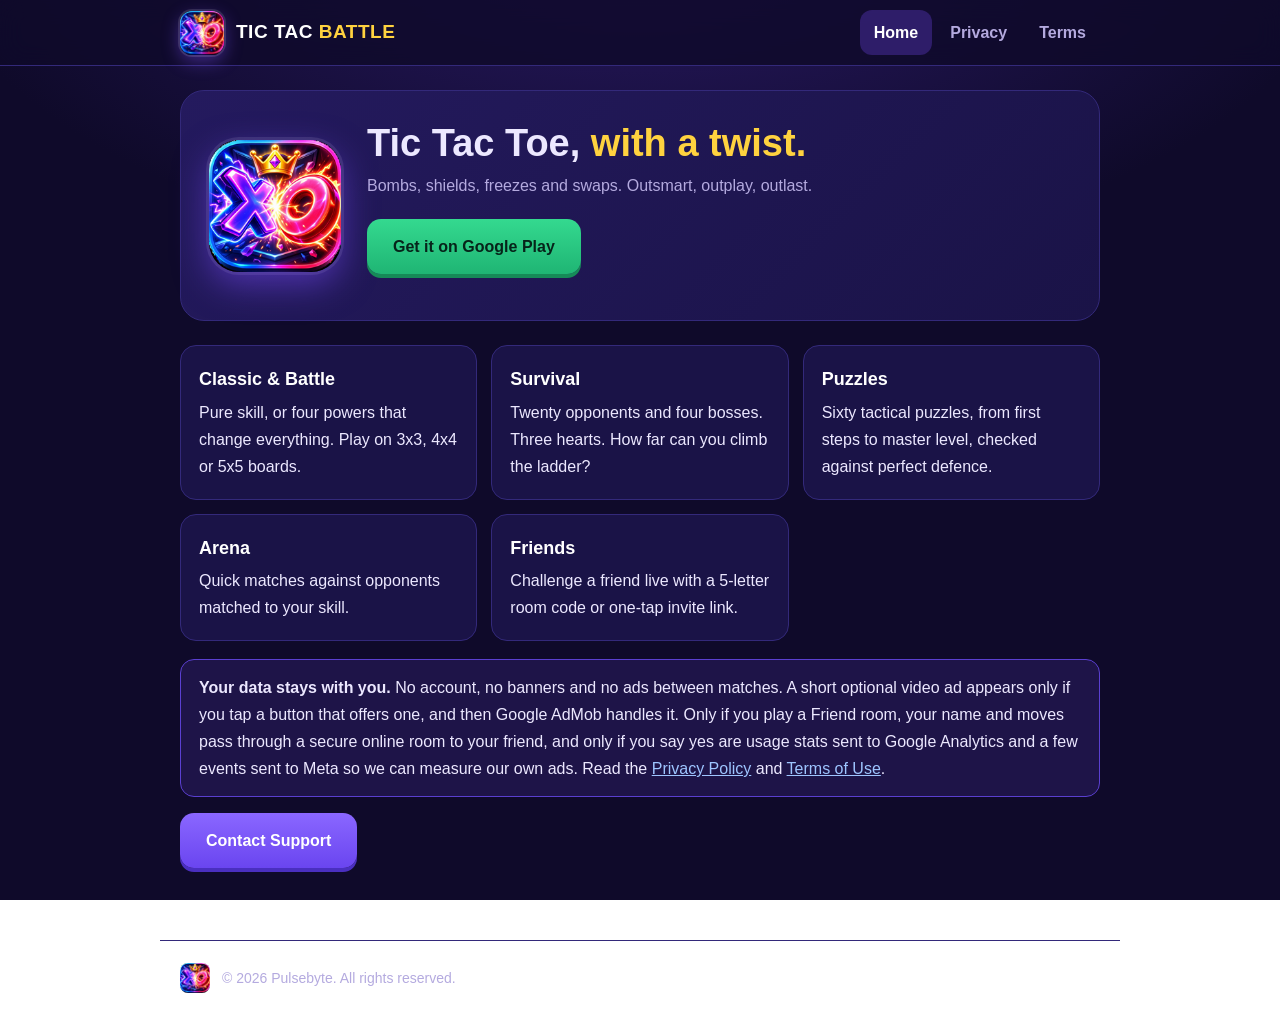
<file: index.html>
<!doctype html>
<html lang="en">
<head>
<meta charset="utf-8">
<meta name="viewport" content="width=device-width,initial-scale=1">
<title>Tic Tac Battle by Pulsebyte</title>
<meta name="description" content="Tic Tac Battle: tic tac toe with bombs, shields, freezes and swaps. Classic, Battle, Survival, Arena and tactical puzzles.">
<link rel="icon" type="image/png" href="favicon.png">
<link rel="apple-touch-icon" href="logo.png">
<meta name="theme-color" content="#0f0a2a">
<meta property="og:title" content="Tic Tac Battle by Pulsebyte">
<meta property="og:image" content="https://helppulsebyte-lgtm.github.io/tic-tac-battle/logo.png">
<link rel="stylesheet" href="style.css">
</head>
<body>
<div class="bar"><header class="top"><a class="brand" href="index.html"><img src="logo.png" alt="Tic Tac Battle logo" width="44" height="44"><span>TIC TAC <b>BATTLE</b></span></a><button class="burger" id="menuBtn" aria-label="Menu" aria-expanded="false" aria-controls="mainNav"><span></span><span></span><span></span></button><nav id="mainNav" aria-label="Main"><a href="index.html" class="on">Home</a><a href="privacy.html">Privacy</a><a href="terms.html">Terms</a></nav></header></div>
<main>
<section class="hero"><img class="logo" src="logo.png" alt="Tic Tac Battle" width="132" height="132"><div>
  <h1>Tic Tac Toe, <span>with a twist.</span></h1>
  <p class="meta">Bombs, shields, freezes and swaps. Outsmart, outplay, outlast.</p>
  <p style="margin-top:20px"><a class="btn" href="https://play.google.com/store/apps/details?id=com.pulsebyte.tictacbattle">Get it on Google Play</a></p>
</div></section>
<div class="cards">
  <div class="c"><b>Classic &amp; Battle</b>Pure skill, or four powers that change everything. Play on 3x3, 4x4 or 5x5 boards.</div>
  <div class="c"><b>Survival</b>Twenty opponents and four bosses. Three hearts. How far can you climb the ladder?</div>
  <div class="c"><b>Puzzles</b>Sixty tactical puzzles, from first steps to master level, checked against perfect defence.</div>
  <div class="c"><b>Arena</b>Quick matches against opponents matched to your skill.</div>
  <div class="c"><b>Friends</b>Challenge a friend live with a 5-letter room code or one-tap invite link.</div>
</div>
<div class="note"><b>Your data stays with you.</b> No account, no banners and no ads between matches. A short optional video ad appears only if you tap a button that offers one, and then Google AdMob handles it. Only if you play a Friend room, your name and moves pass through a secure online room to your friend, and only if you say yes are usage stats sent to Google Analytics and a few events sent to Meta so we can measure our own ads. Read the <a href="privacy.html">Privacy Policy</a> and <a href="terms.html">Terms of Use</a>.</div>
<p><a class="btn alt" href="mailto:support.tictacbattle@gmail.com?subject=Tic%20Tac%20Battle%20-%20Support">Contact Support</a></p>
</main>
<footer><img src="favicon.png" alt="" width="30" height="30">&copy; 2026 Pulsebyte. All rights reserved.</footer>
<script src="script.js"></script>
</body>
</html>
</file>
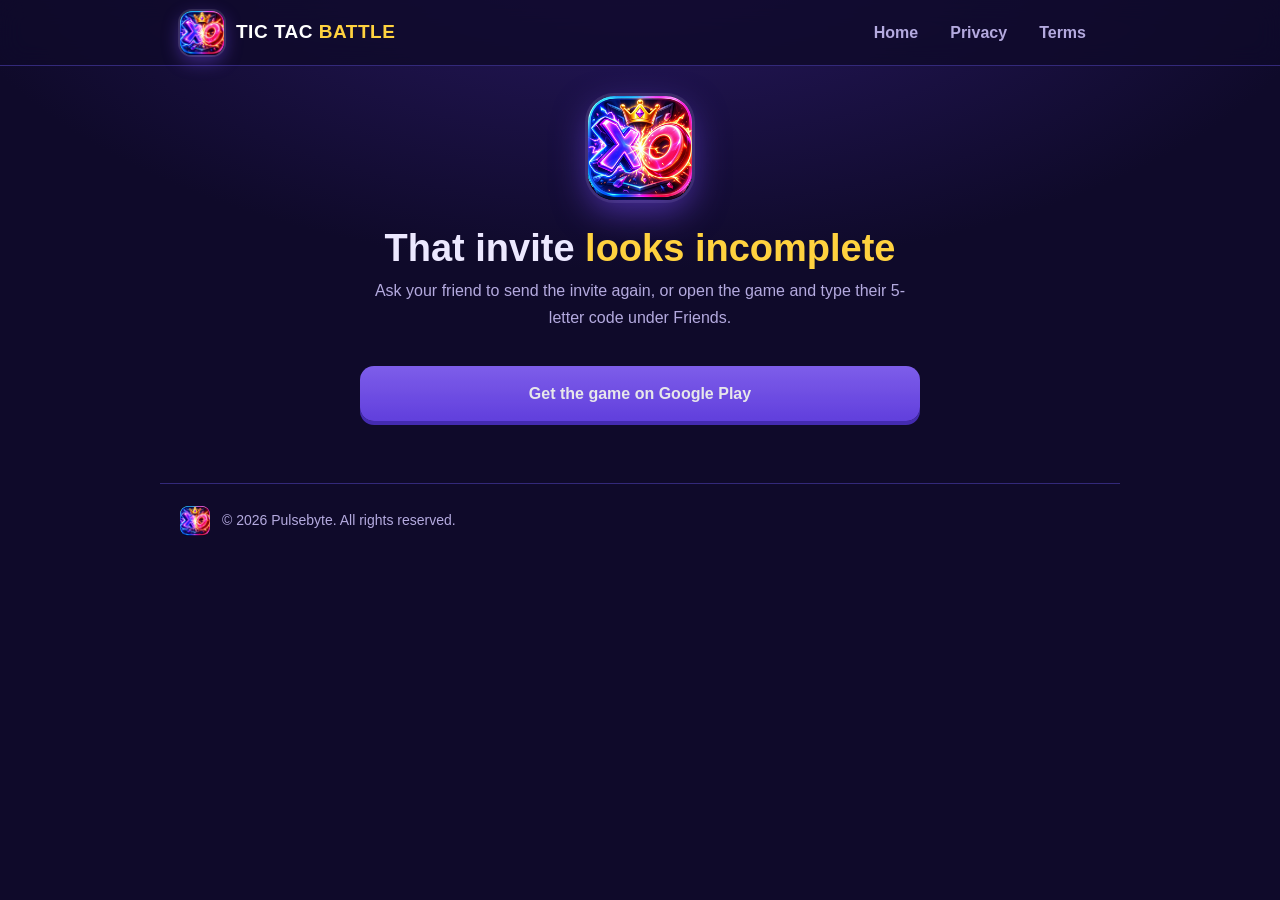
<file: join.html>
<!doctype html>
<html lang="en">
<head>
<meta charset="utf-8">
<meta name="viewport" content="width=device-width,initial-scale=1">
<title>You have been challenged - Tic Tac Battle</title>
<meta name="description" content="Bombs, shields and freezes. A friend challenged you to a live Tic Tac Battle. Tap to jump straight in, no sign-up.">
<link rel="icon" type="image/png" href="favicon.png">
<link rel="apple-touch-icon" href="logo.png">
<meta name="theme-color" content="#0f0a2a">
<meta property="og:title" content="You have been challenged to a Tic Tac Battle!">
<meta property="og:description" content="Bombs, shields and freezes decide it. Your friend is waiting in a live room. Tap to jump in, no sign-up.">
<meta property="og:image" content="https://helppulsebyte-lgtm.github.io/tic-tac-battle/logo.png">
<meta name="robots" content="noindex">
<link rel="stylesheet" href="style.css">
<style>
.join{text-align:center;max-width:560px;margin:18px auto 0}
.join .logo{width:104px;height:104px;border-radius:26px;box-shadow:0 12px 34px rgba(124,77,255,.5),0 0 0 3px rgba(255,255,255,.1)}
.join h1{margin:18px 0 6px}
.join p{margin:6px 0}
.tiles{display:flex;justify-content:center;gap:10px;margin:26px 0 8px}
.tiles span{width:clamp(48px,14vw,66px);height:clamp(64px,19vw,88px);display:flex;align-items:center;justify-content:center;border-radius:16px;background:#150f3d;border:3px solid var(--gold);color:#fff;font-weight:900;font-size:clamp(30px,9vw,44px);box-shadow:0 8px 20px rgba(0,0,0,.35),0 0 18px rgba(255,210,63,.25)}
.tiles span:nth-child(odd){transform:rotate(-3deg)}.tiles span:nth-child(even){transform:rotate(3deg)}
.big{display:block;margin:22px auto 10px;padding:18px 22px;font-size:20px}
.alt2{display:block;margin:6px auto;opacity:.9}
.hint{color:var(--dim);font-size:14px}
.warn{display:none;background:var(--card);border:1px solid var(--line);border-radius:16px;padding:14px 18px;margin:18px 0}
</style>
</head>
<body>
<div class="bar"><header class="top"><a class="brand" href="index.html"><img src="logo.png" alt="Tic Tac Battle logo" width="44" height="44"><span>TIC TAC <b>BATTLE</b></span></a><nav id="mainNav" aria-label="Main"><a href="index.html">Home</a><a href="privacy.html">Privacy</a><a href="terms.html">Terms</a></nav></header></div>
<main>
<section class="join">
  <img class="logo" src="logo.png" alt="Tic Tac Battle" width="104" height="104">
  <h1 id="title">You have been <span>challenged!</span></h1>
  <p class="meta" id="sub">A friend is waiting in a live room. Bombs, shields and freezes decide it. One tap and you are in, no sign-up.</p>
  <div class="tiles" id="tiles" aria-label="Room code"></div>
  <a class="btn big" id="open" href="#">Accept the challenge</a>
  <a class="btn alt alt2" id="store" href="https://play.google.com/store/apps/details?id=com.pulsebyte.tictacbattle">Get the game on Google Play</a>
  <p class="hint" id="manual">Already have the game? Open it, tap <b>Friends</b>, then type the code above.</p>
  <div class="warn" id="warn">Tic Tac Battle is an Android game. Open this link on your Android phone to join the room.</div>
</section>
</main>
<footer><img src="favicon.png" alt="" width="30" height="30">&copy; 2026 Pulsebyte. All rights reserved.</footer>
<script>
(function () {
  var alphabet = "ABCDEFGHJKLMNPQRSTUVWXYZ23456789";
  var raw = (new URLSearchParams(location.search).get("c") || "").toUpperCase().replace(/[\s-]/g, "");
  var ok = raw.length === 5 && raw.split("").every(function (ch) { return alphabet.indexOf(ch) >= 0; });
  var tiles = document.getElementById("tiles");
  var open = document.getElementById("open");
  var android = /Android/i.test(navigator.userAgent);
  var store = "https://play.google.com/store/apps/details?id=com.pulsebyte.tictacbattle";

  if (!ok) {
    document.getElementById("title").innerHTML = "That invite <span>looks incomplete</span>";
    document.getElementById("sub").textContent = "Ask your friend to send the invite again, or open the game and type their 5-letter code under Friends.";
    open.style.display = "none"; document.getElementById("manual").style.display = "none";
    return;
  }
  raw.split("").forEach(function (ch) { var s = document.createElement("span"); s.textContent = ch; tiles.appendChild(s); });

  // Android Chrome: an intent link opens the installed game, or falls back to the store page
  var intent = "intent://room/" + raw + "#Intent;scheme=tictacbattle;package=com.pulsebyte.tictacbattle;S.browser_fallback_url=" + encodeURIComponent(store) + ";end";
  open.href = android ? intent : "tictacbattle://room/" + raw;
  if (!android) { document.getElementById("warn").style.display = "block"; open.style.display = "none"; }
  else { setTimeout(function () { location.href = intent; }, 600); }   // try to open the game straight away
})();
</script>
</body>
</html>
</file>
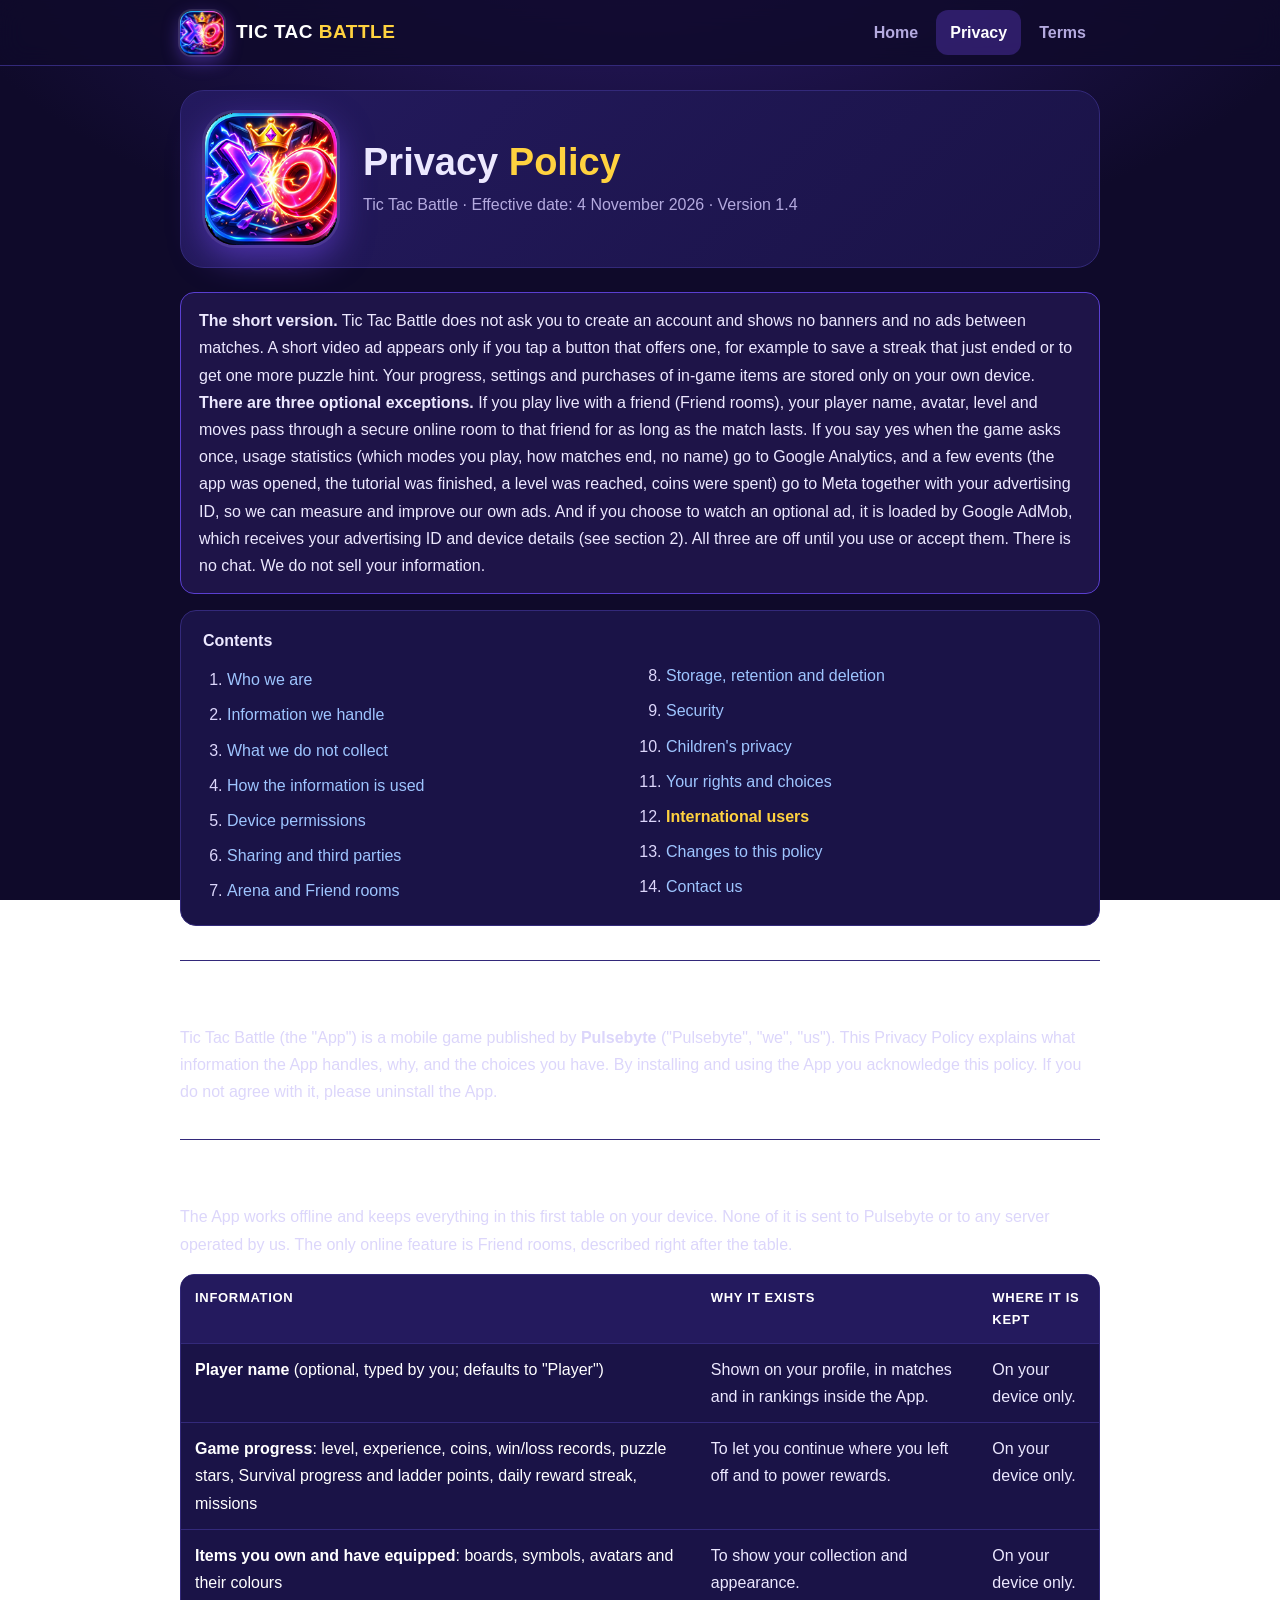
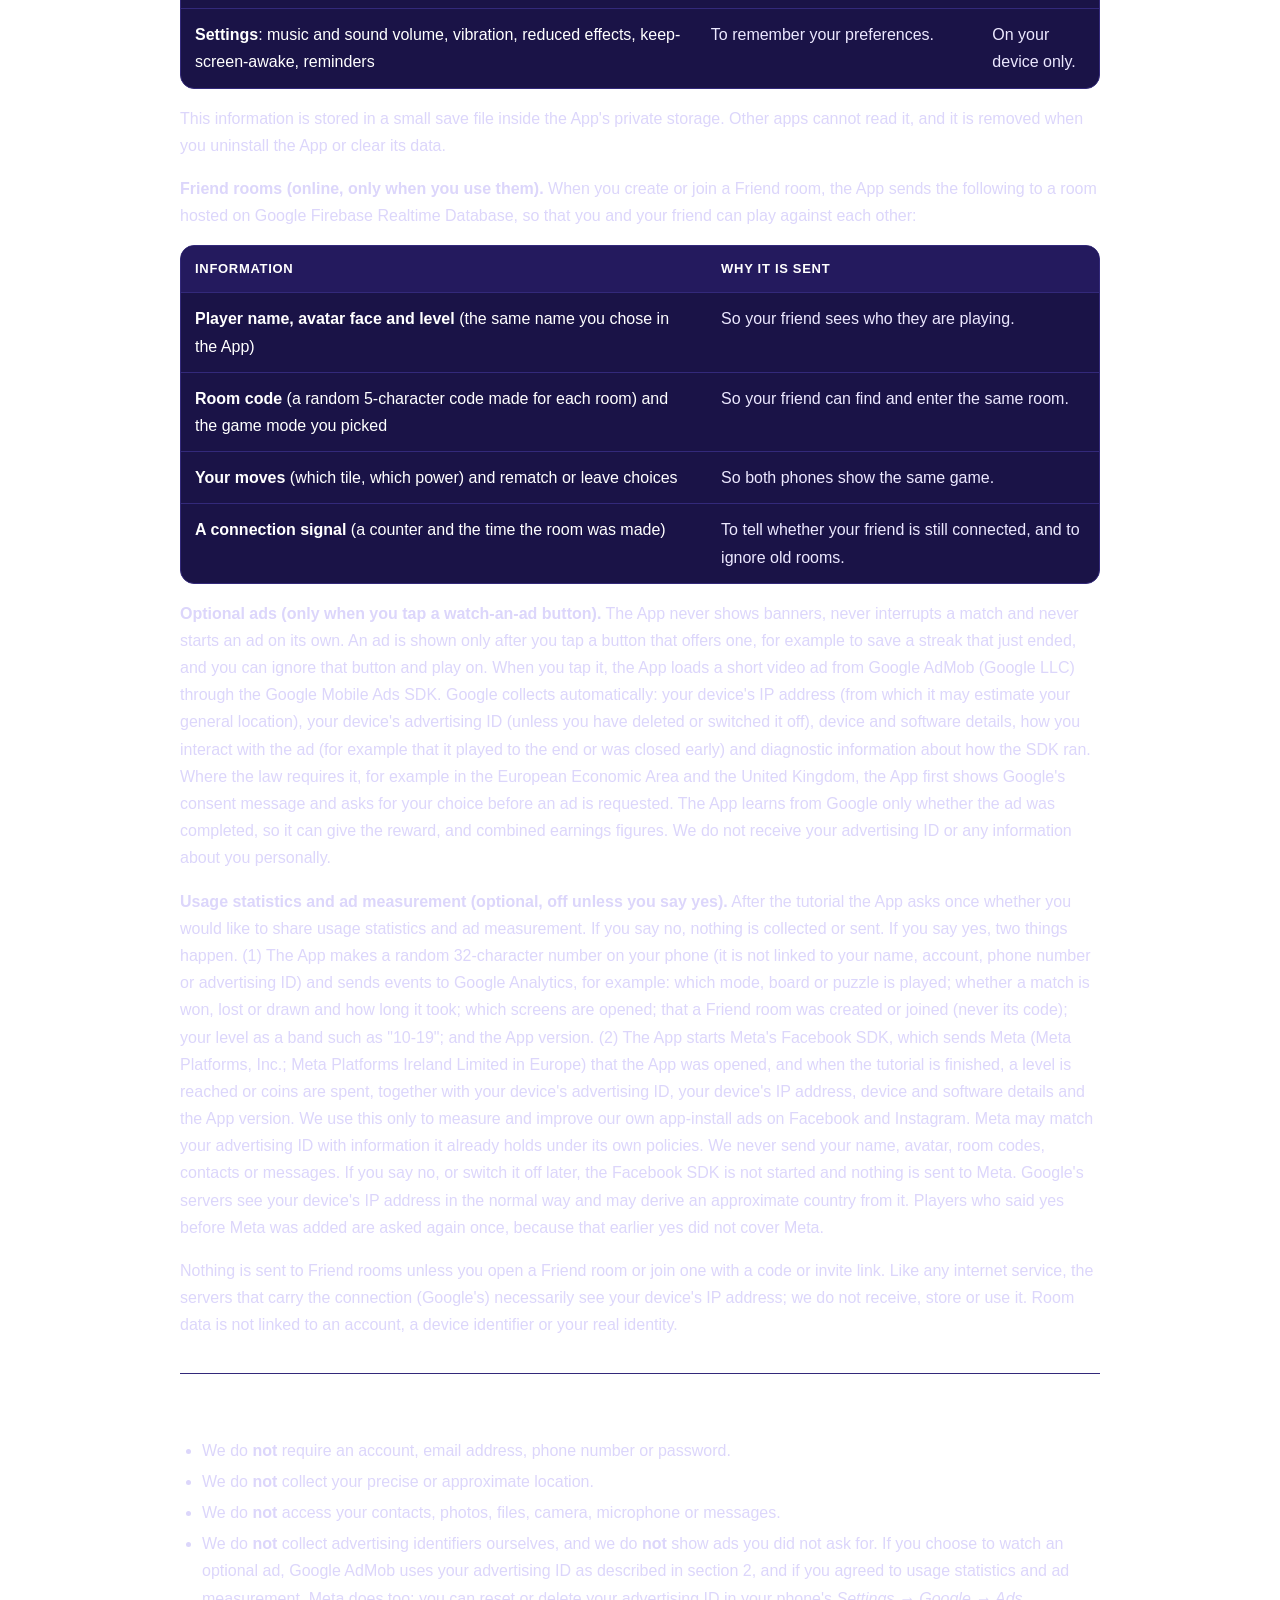
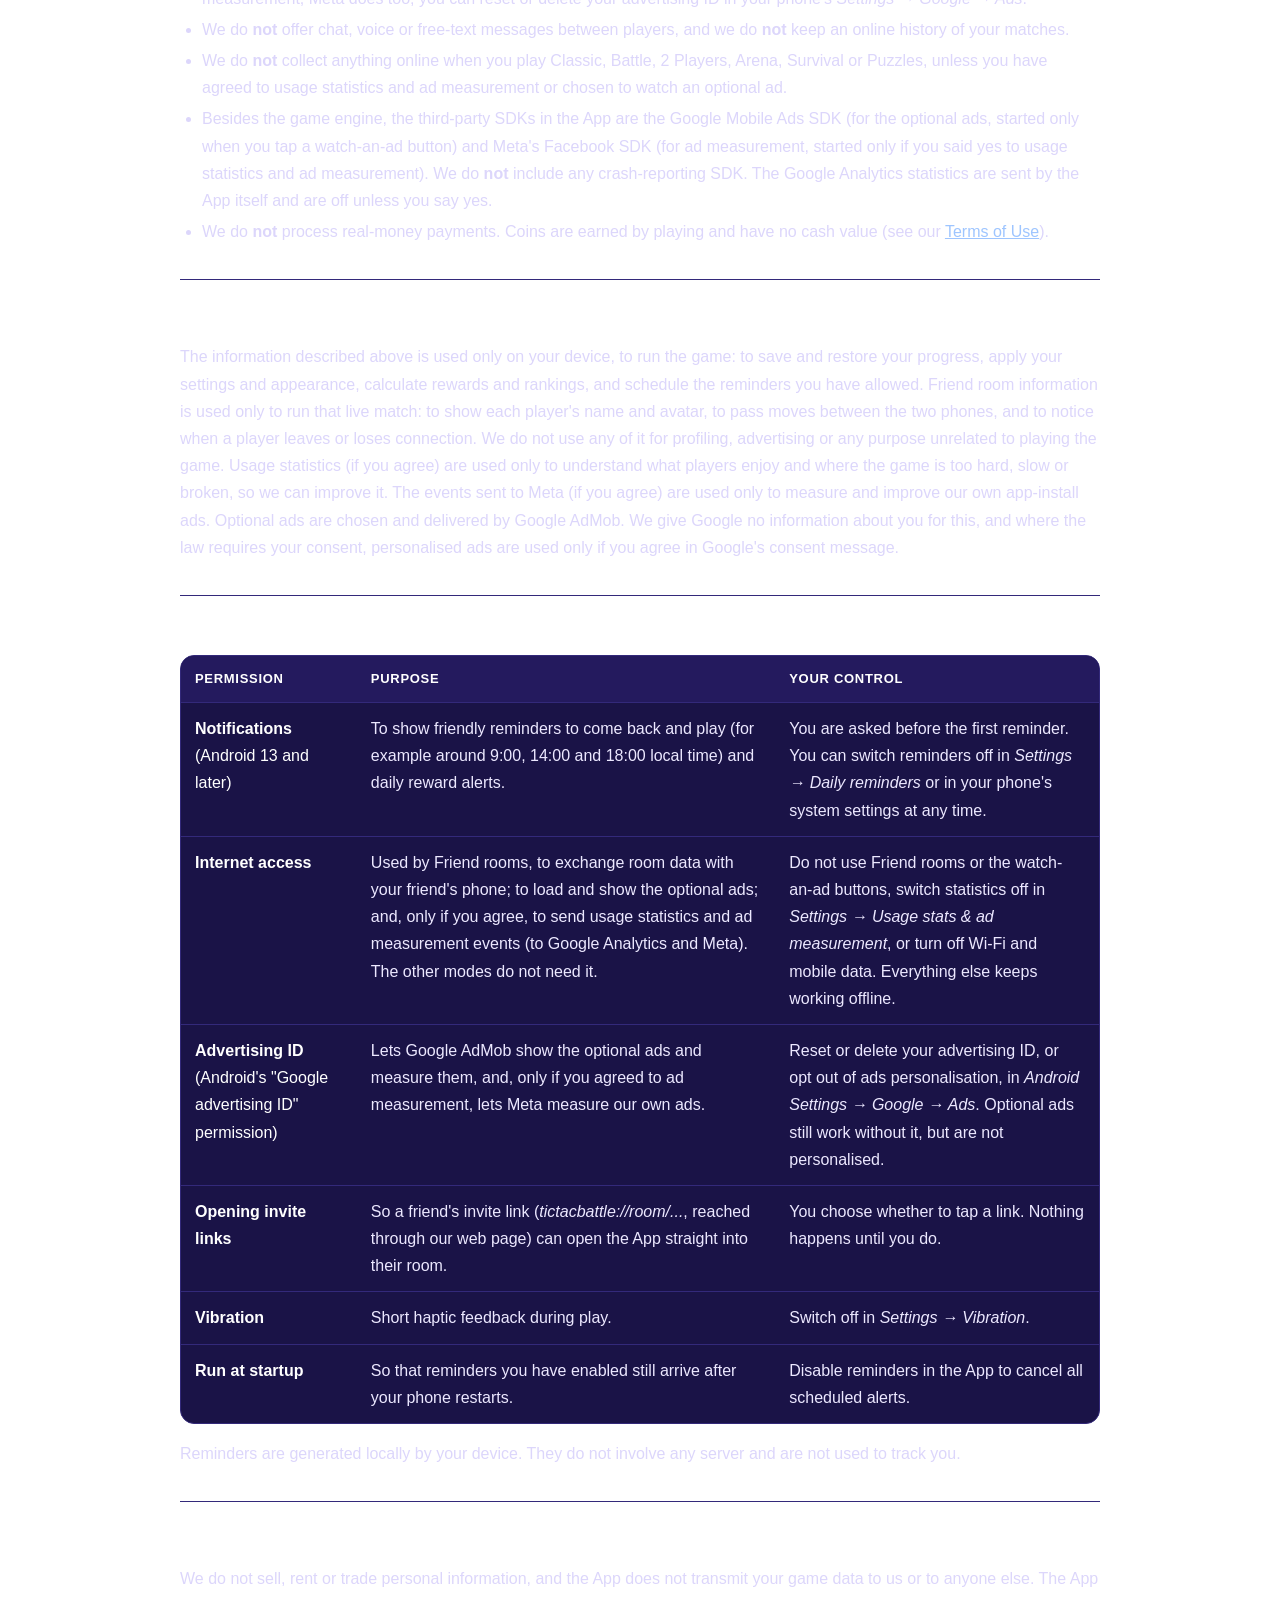
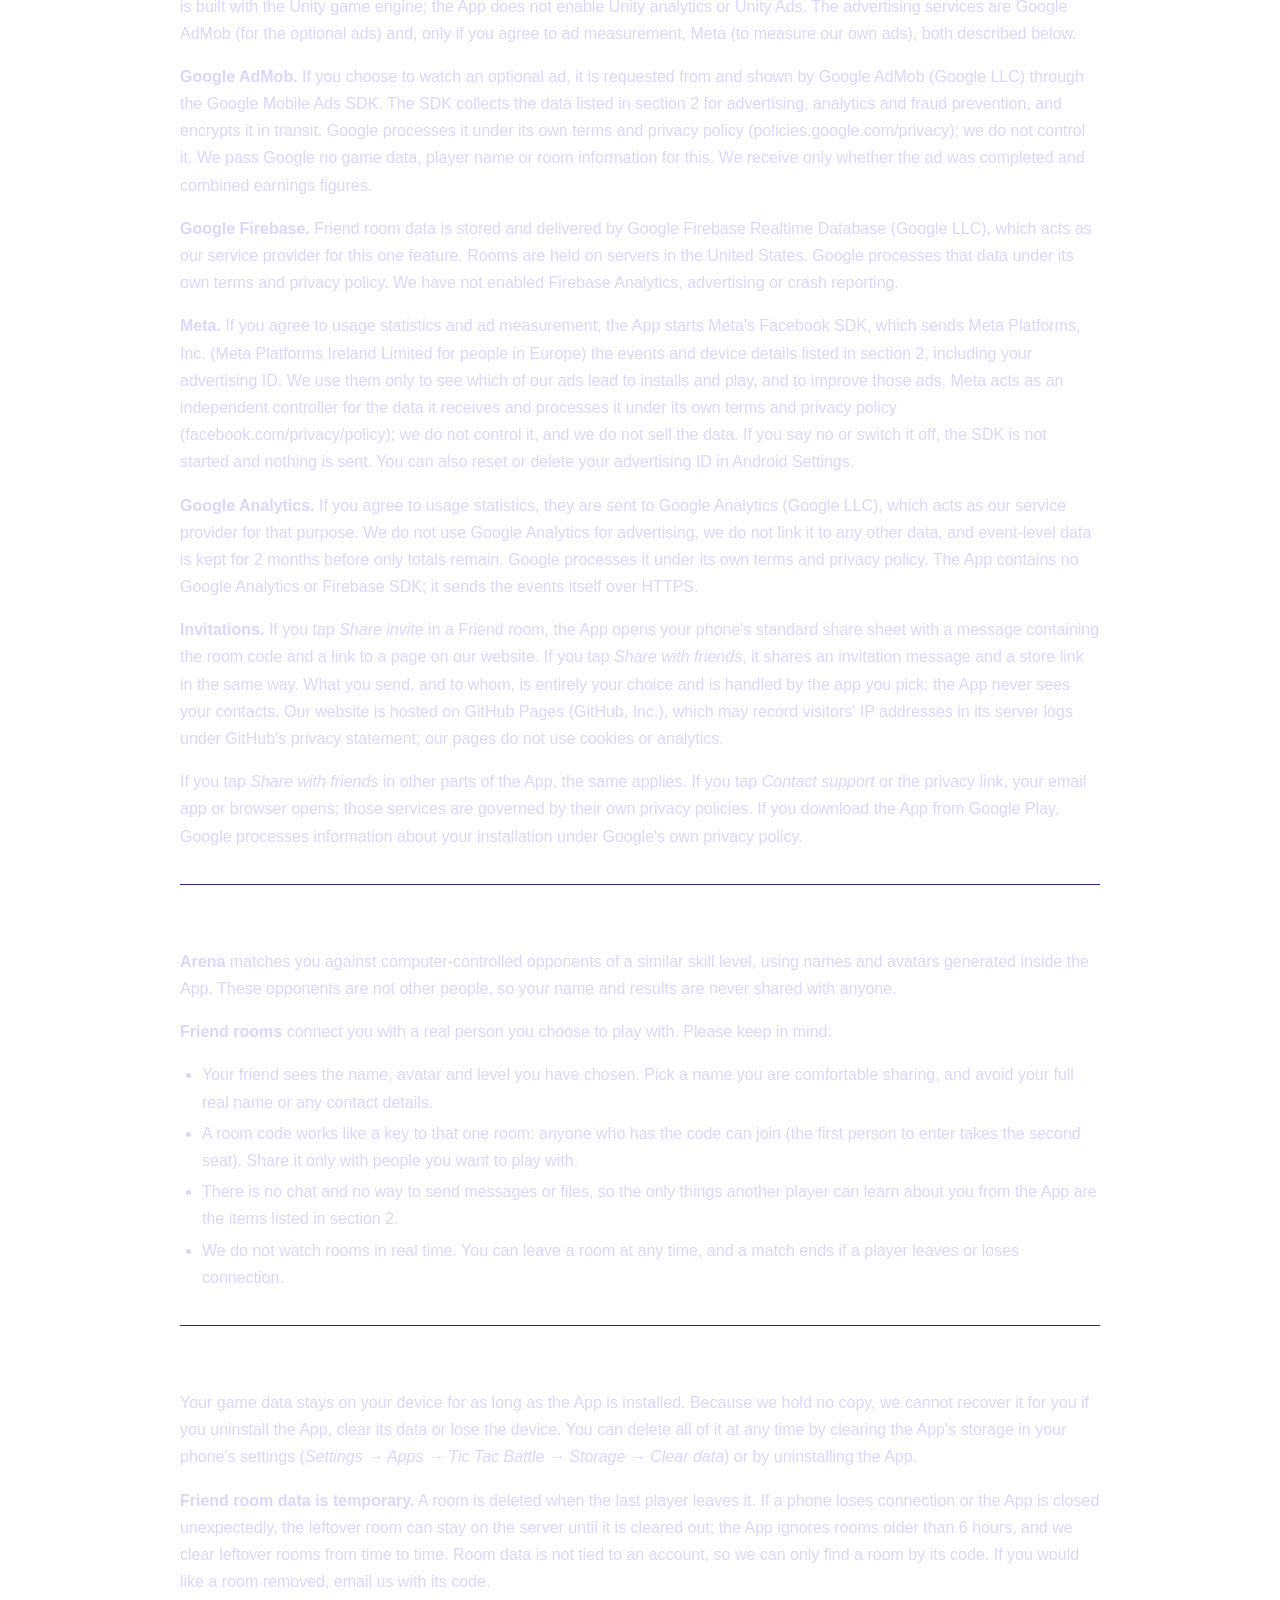
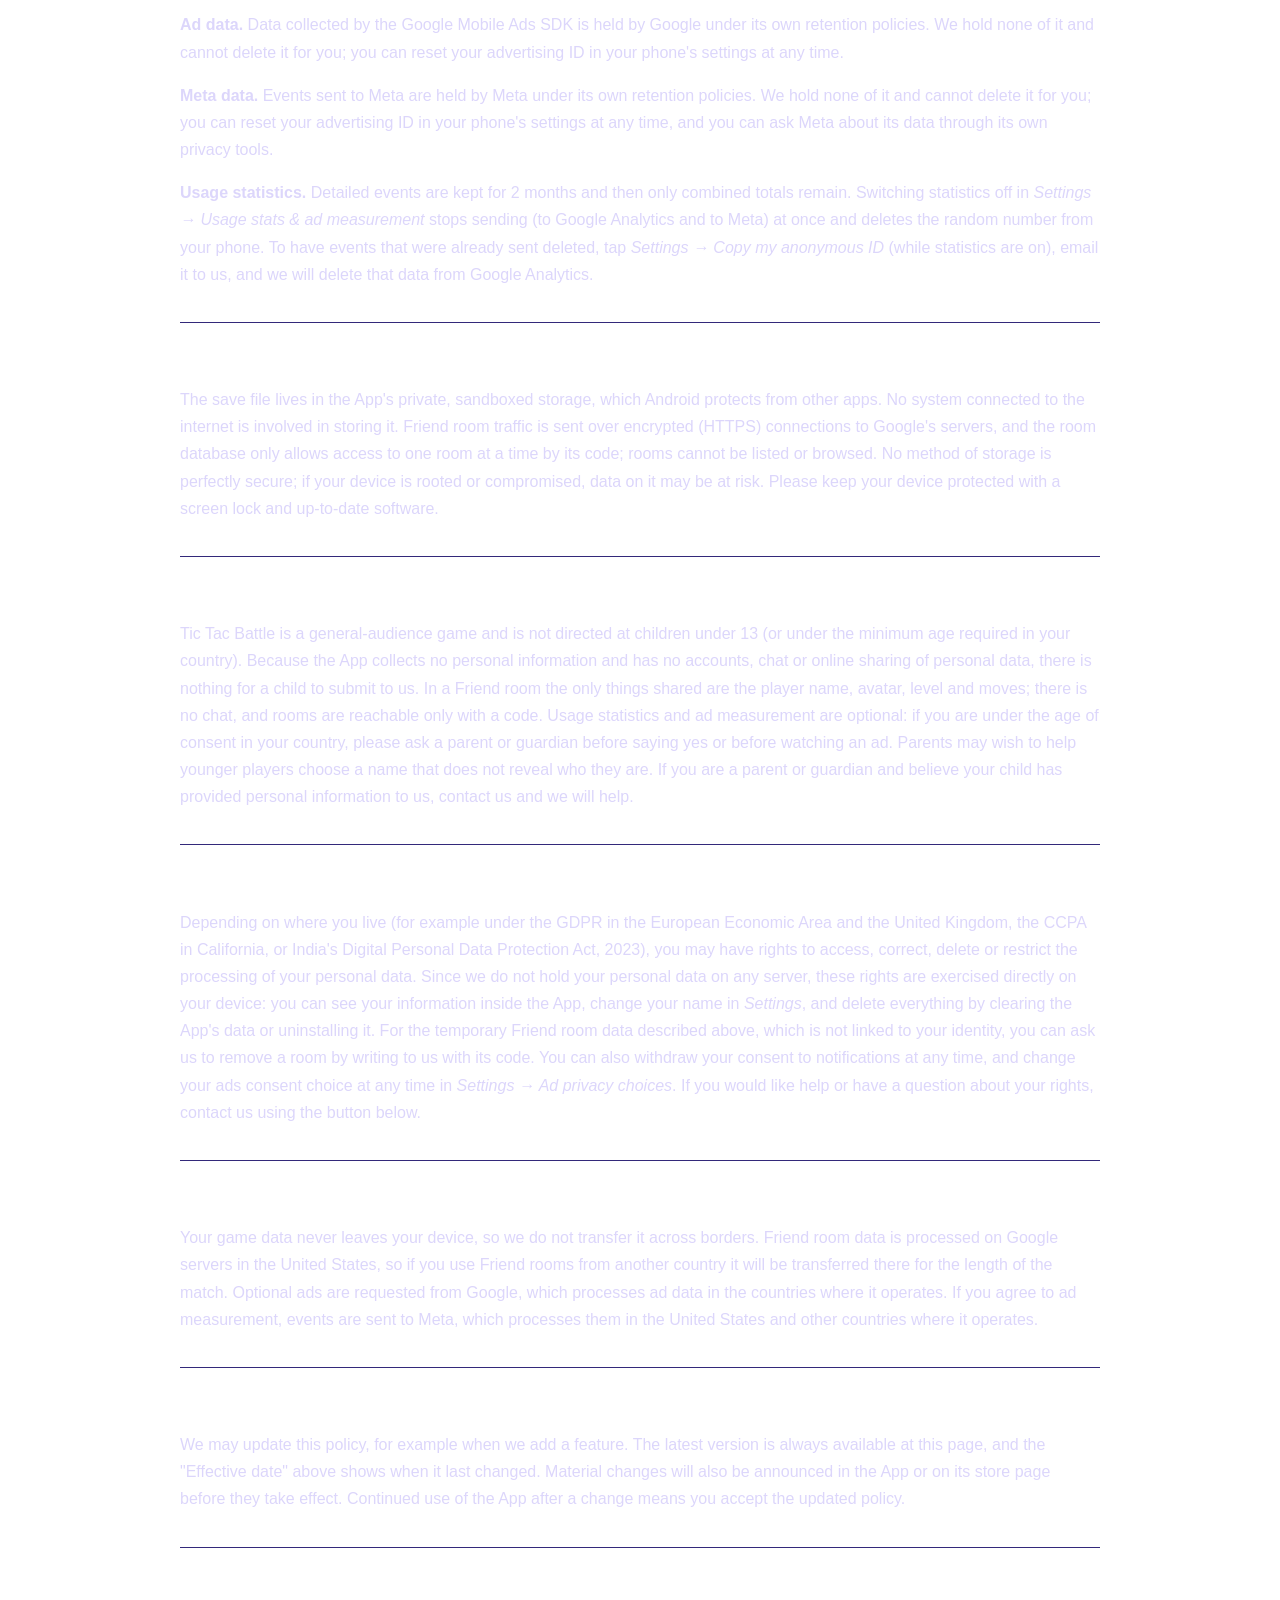
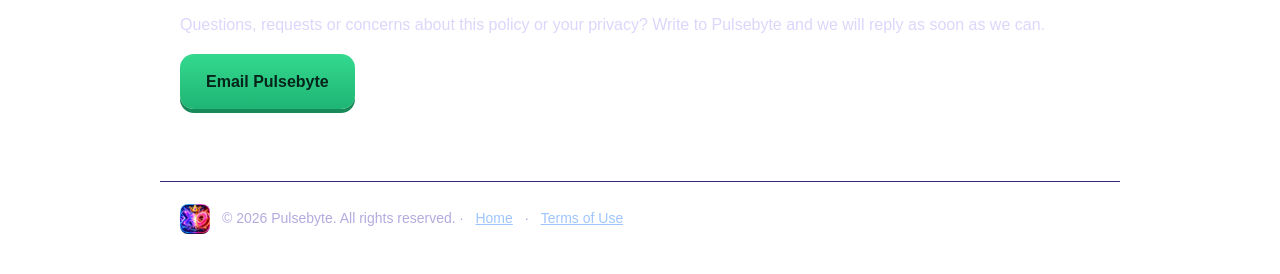
<file: privacy.html>
<!doctype html>
<html lang="en">
<head>
<meta charset="utf-8">
<meta name="viewport" content="width=device-width,initial-scale=1">
<title>Privacy Policy - Tic Tac Battle</title>
<meta name="description" content="How Tic Tac Battle by Pulsebyte handles your information. Short version: your game data stays on your device, except the name and moves you share with a friend in a Friend room.">
<link rel="icon" type="image/png" href="favicon.png">
<link rel="apple-touch-icon" href="logo.png">
<meta name="theme-color" content="#0f0a2a">
<meta property="og:title" content="Tic Tac Battle by Pulsebyte">
<meta property="og:image" content="https://helppulsebyte-lgtm.github.io/tic-tac-battle/logo.png">
<link rel="stylesheet" href="style.css">
</head>
<body>
<div class="bar"><header class="top"><a class="brand" href="index.html"><img src="logo.png" alt="Tic Tac Battle logo" width="44" height="44"><span>TIC TAC <b>BATTLE</b></span></a><button class="burger" id="menuBtn" aria-label="Menu" aria-expanded="false" aria-controls="mainNav"><span></span><span></span><span></span></button><nav id="mainNav" aria-label="Main"><a href="index.html">Home</a><a href="privacy.html" class="on">Privacy</a><a href="terms.html">Terms</a></nav></header></div>
<main>
<section class="hero slim"><img class="logo" src="logo.png" alt="Tic Tac Battle" width="64" height="64"><div>
  <h1>Privacy <span>Policy</span></h1>
  <p class="meta">Tic Tac Battle &middot; Effective date: 4 November 2026 &middot; Version 1.4</p>
</div></section>

<div class="note"><b>The short version.</b> Tic Tac Battle does not ask you to create an account and shows no banners and no ads between matches. A short video ad appears only if you tap a button that offers one, for example to save a streak that just ended or to get one more puzzle hint. Your progress, settings and purchases of in-game items are stored only on your own device. <b>There are three optional exceptions.</b> If you play live with a friend (Friend rooms), your player name, avatar, level and moves pass through a secure online room to that friend for as long as the match lasts. If you say yes when the game asks once, usage statistics (which modes you play, how matches end, no name) go to Google Analytics, and a few events (the app was opened, the tutorial was finished, a level was reached, coins were spent) go to Meta together with your advertising ID, so we can measure and improve our own ads. And if you choose to watch an optional ad, it is loaded by Google AdMob, which receives your advertising ID and device details (see section 2). All three are off until you use or accept them. There is no chat. We do not sell your information.</div>

<div class="toc"><b>Contents</b>
<ol>
<li><a href="#who">Who we are</a></li>
<li><a href="#collect">Information we handle</a></li>
<li><a href="#not">What we do not collect</a></li>
<li><a href="#use">How the information is used</a></li>
<li><a href="#perm">Device permissions</a></li>
<li><a href="#share">Sharing and third parties</a></li>
<li><a href="#arena">Arena and Friend rooms</a></li>
<li><a href="#retention">Storage, retention and deletion</a></li>
<li><a href="#security">Security</a></li>
<li><a href="#children">Children's privacy</a></li>
<li><a href="#rights">Your rights and choices</a></li>
<li><a href="#intl">International users</a></li>
<li><a href="#changes">Changes to this policy</a></li>
<li><a href="#contact">Contact us</a></li>
</ol></div>

<h2 id="who">1. Who we are</h2>
<p>Tic Tac Battle (the "App") is a mobile game published by <b>Pulsebyte</b> ("Pulsebyte", "we", "us"). This Privacy Policy explains what information the App handles, why, and the choices you have. By installing and using the App you acknowledge this policy. If you do not agree with it, please uninstall the App.</p>

<h2 id="collect">2. Information we handle</h2>
<p>The App works offline and keeps everything in this first table on your device. None of it is sent to Pulsebyte or to any server operated by us. The only online feature is Friend rooms, described right after the table.</p>
<div class="tbl"><table>
<tr><th>Information</th><th>Why it exists</th><th>Where it is kept</th></tr>
<tr><td><b>Player name</b> (optional, typed by you; defaults to "Player")</td><td>Shown on your profile, in matches and in rankings inside the App.</td><td>On your device only.</td></tr>
<tr><td><b>Game progress</b>: level, experience, coins, win/loss records, puzzle stars, Survival progress and ladder points, daily reward streak, missions</td><td>To let you continue where you left off and to power rewards.</td><td>On your device only.</td></tr>
<tr><td><b>Items you own and have equipped</b>: boards, symbols, avatars and their colours</td><td>To show your collection and appearance.</td><td>On your device only.</td></tr>
<tr><td><b>Settings</b>: music and sound volume, vibration, reduced effects, keep-screen-awake, reminders</td><td>To remember your preferences.</td><td>On your device only.</td></tr>
</table></div>
<p>This information is stored in a small save file inside the App's private storage. Other apps cannot read it, and it is removed when you uninstall the App or clear its data.</p>
<p><b>Friend rooms (online, only when you use them).</b> When you create or join a Friend room, the App sends the following to a room hosted on Google Firebase Realtime Database, so that you and your friend can play against each other:</p>
<div class="tbl"><table>
<tr><th>Information</th><th>Why it is sent</th></tr>
<tr><td><b>Player name, avatar face and level</b> (the same name you chose in the App)</td><td>So your friend sees who they are playing.</td></tr>
<tr><td><b>Room code</b> (a random 5-character code made for each room) and the game mode you picked</td><td>So your friend can find and enter the same room.</td></tr>
<tr><td><b>Your moves</b> (which tile, which power) and rematch or leave choices</td><td>So both phones show the same game.</td></tr>
<tr><td><b>A connection signal</b> (a counter and the time the room was made)</td><td>To tell whether your friend is still connected, and to ignore old rooms.</td></tr>
</table></div>
<p id="ads"><b>Optional ads (only when you tap a watch-an-ad button).</b> The App never shows banners, never interrupts a match and never starts an ad on its own. An ad is shown only after you tap a button that offers one, for example to save a streak that just ended, and you can ignore that button and play on. When you tap it, the App loads a short video ad from Google AdMob (Google LLC) through the Google Mobile Ads SDK. Google collects automatically: your device's IP address (from which it may estimate your general location), your device's advertising ID (unless you have deleted or switched it off), device and software details, how you interact with the ad (for example that it played to the end or was closed early) and diagnostic information about how the SDK ran. Where the law requires it, for example in the European Economic Area and the United Kingdom, the App first shows Google's consent message and asks for your choice before an ad is requested. The App learns from Google only whether the ad was completed, so it can give the reward, and combined earnings figures. We do not receive your advertising ID or any information about you personally.</p>
<p id="analytics"><b>Usage statistics and ad measurement (optional, off unless you say yes).</b> After the tutorial the App asks once whether you would like to share usage statistics and ad measurement. If you say no, nothing is collected or sent. If you say yes, two things happen. (1) The App makes a random 32-character number on your phone (it is not linked to your name, account, phone number or advertising ID) and sends events to Google Analytics, for example: which mode, board or puzzle is played; whether a match is won, lost or drawn and how long it took; which screens are opened; that a Friend room was created or joined (never its code); your level as a band such as "10-19"; and the App version. (2) The App starts Meta's Facebook SDK, which sends Meta (Meta Platforms, Inc.; Meta Platforms Ireland Limited in Europe) that the App was opened, and when the tutorial is finished, a level is reached or coins are spent, together with your device's advertising ID, your device's IP address, device and software details and the App version. We use this only to measure and improve our own app-install ads on Facebook and Instagram. Meta may match your advertising ID with information it already holds under its own policies. We never send your name, avatar, room codes, contacts or messages. If you say no, or switch it off later, the Facebook SDK is not started and nothing is sent to Meta. Google's servers see your device's IP address in the normal way and may derive an approximate country from it. Players who said yes before Meta was added are asked again once, because that earlier yes did not cover Meta.</p>
<p>Nothing is sent to Friend rooms unless you open a Friend room or join one with a code or invite link. Like any internet service, the servers that carry the connection (Google's) necessarily see your device's IP address; we do not receive, store or use it. Room data is not linked to an account, a device identifier or your real identity.</p>

<h2 id="not">3. What we do not collect</h2>
<ul>
<li>We do <b>not</b> require an account, email address, phone number or password.</li>
<li>We do <b>not</b> collect your precise or approximate location.</li>
<li>We do <b>not</b> access your contacts, photos, files, camera, microphone or messages.</li>
<li>We do <b>not</b> collect advertising identifiers ourselves, and we do <b>not</b> show ads you did not ask for. If you choose to watch an optional ad, Google AdMob uses your advertising ID as described in section 2, and if you agreed to usage statistics and ad measurement, Meta does too; you can reset or delete your advertising ID in your phone's <i>Settings &rarr; Google &rarr; Ads</i>.</li>
<li>We do <b>not</b> offer chat, voice or free-text messages between players, and we do <b>not</b> keep an online history of your matches.</li>
<li>We do <b>not</b> collect anything online when you play Classic, Battle, 2 Players, Arena, Survival or Puzzles, unless you have agreed to usage statistics and ad measurement or chosen to watch an optional ad.</li>
<li>Besides the game engine, the third-party SDKs in the App are the Google Mobile Ads SDK (for the optional ads, started only when you tap a watch-an-ad button) and Meta's Facebook SDK (for ad measurement, started only if you said yes to usage statistics and ad measurement). We do <b>not</b> include any crash-reporting SDK. The Google Analytics statistics are sent by the App itself and are off unless you say yes.</li>
<li>We do <b>not</b> process real-money payments. Coins are earned by playing and have no cash value (see our <a href="terms.html">Terms of Use</a>).</li>
</ul>

<h2 id="use">4. How the information is used</h2>
<p>The information described above is used only on your device, to run the game: to save and restore your progress, apply your settings and appearance, calculate rewards and rankings, and schedule the reminders you have allowed. Friend room information is used only to run that live match: to show each player's name and avatar, to pass moves between the two phones, and to notice when a player leaves or loses connection. We do not use any of it for profiling, advertising or any purpose unrelated to playing the game. Usage statistics (if you agree) are used only to understand what players enjoy and where the game is too hard, slow or broken, so we can improve it. The events sent to Meta (if you agree) are used only to measure and improve our own app-install ads. Optional ads are chosen and delivered by Google AdMob. We give Google no information about you for this, and where the law requires your consent, personalised ads are used only if you agree in Google's consent message.</p>

<h2 id="perm">5. Device permissions</h2>
<div class="tbl"><table>
<tr><th>Permission</th><th>Purpose</th><th>Your control</th></tr>
<tr><td><b>Notifications</b> (Android 13 and later)</td><td>To show friendly reminders to come back and play (for example around 9:00, 14:00 and 18:00 local time) and daily reward alerts.</td><td>You are asked before the first reminder. You can switch reminders off in <i>Settings &rarr; Daily reminders</i> or in your phone's system settings at any time.</td></tr>
<tr><td><b>Internet access</b></td><td>Used by Friend rooms, to exchange room data with your friend's phone; to load and show the optional ads; and, only if you agree, to send usage statistics and ad measurement events (to Google Analytics and Meta). The other modes do not need it.</td><td>Do not use Friend rooms or the watch-an-ad buttons, switch statistics off in <i>Settings &rarr; Usage stats &amp; ad measurement</i>, or turn off Wi-Fi and mobile data. Everything else keeps working offline.</td></tr>
<tr><td><b>Advertising ID</b> (Android&#39;s &quot;Google advertising ID&quot; permission)</td><td>Lets Google AdMob show the optional ads and measure them, and, only if you agreed to ad measurement, lets Meta measure our own ads.</td><td>Reset or delete your advertising ID, or opt out of ads personalisation, in <i>Android Settings &rarr; Google &rarr; Ads</i>. Optional ads still work without it, but are not personalised.</td></tr>
<tr><td><b>Opening invite links</b></td><td>So a friend's invite link (<i>tictacbattle://room/...</i>, reached through our web page) can open the App straight into their room.</td><td>You choose whether to tap a link. Nothing happens until you do.</td></tr>
<tr><td><b>Vibration</b></td><td>Short haptic feedback during play.</td><td>Switch off in <i>Settings &rarr; Vibration</i>.</td></tr>
<tr><td><b>Run at startup</b></td><td>So that reminders you have enabled still arrive after your phone restarts.</td><td>Disable reminders in the App to cancel all scheduled alerts.</td></tr>
</table></div>
<p>Reminders are generated locally by your device. They do not involve any server and are not used to track you.</p>

<h2 id="share">6. Sharing and third parties</h2>
<p>We do not sell, rent or trade personal information, and the App does not transmit your game data to us or to anyone else. The App is built with the Unity game engine; the App does not enable Unity analytics or Unity Ads. The advertising services are Google AdMob (for the optional ads) and, only if you agree to ad measurement, Meta (to measure our own ads), both described below.</p>
<p><b>Google AdMob.</b> If you choose to watch an optional ad, it is requested from and shown by Google AdMob (Google LLC) through the Google Mobile Ads SDK. The SDK collects the data listed in section 2 for advertising, analytics and fraud prevention, and encrypts it in transit. Google processes it under its own terms and privacy policy (policies.google.com/privacy); we do not control it. We pass Google no game data, player name or room information for this. We receive only whether the ad was completed and combined earnings figures.</p>
<p><b>Google Firebase.</b> Friend room data is stored and delivered by Google Firebase Realtime Database (Google LLC), which acts as our service provider for this one feature. Rooms are held on servers in the United States. Google processes that data under its own terms and privacy policy. We have not enabled Firebase Analytics, advertising or crash reporting.</p>
<p><b>Meta.</b> If you agree to usage statistics and ad measurement, the App starts Meta's Facebook SDK, which sends Meta Platforms, Inc. (Meta Platforms Ireland Limited for people in Europe) the events and device details listed in section 2, including your advertising ID. We use them only to see which of our ads lead to installs and play, and to improve those ads. Meta acts as an independent controller for the data it receives and processes it under its own terms and privacy policy (facebook.com/privacy/policy); we do not control it, and we do not sell the data. If you say no or switch it off, the SDK is not started and nothing is sent. You can also reset or delete your advertising ID in Android Settings.</p>
<p><b>Google Analytics.</b> If you agree to usage statistics, they are sent to Google Analytics (Google LLC), which acts as our service provider for that purpose. We do not use Google Analytics for advertising, we do not link it to any other data, and event-level data is kept for 2 months before only totals remain. Google processes it under its own terms and privacy policy. The App contains no Google Analytics or Firebase SDK; it sends the events itself over HTTPS.</p>
<p><b>Invitations.</b> If you tap <i>Share invite</i> in a Friend room, the App opens your phone's standard share sheet with a message containing the room code and a link to a page on our website. If you tap <i>Share with friends</i>, it shares an invitation message and a store link in the same way. What you send, and to whom, is entirely your choice and is handled by the app you pick; the App never sees your contacts. Our website is hosted on GitHub Pages (GitHub, Inc.), which may record visitors' IP addresses in its server logs under GitHub's privacy statement; our pages do not use cookies or analytics.</p>
<p>If you tap <i>Share with friends</i> in other parts of the App, the same applies. If you tap <i>Contact support</i> or the privacy link, your email app or browser opens; those services are governed by their own privacy policies. If you download the App from Google Play, Google processes information about your installation under Google's own privacy policy.</p>

<h2 id="arena">7. Arena and Friend rooms</h2>
<p><b>Arena</b> matches you against computer-controlled opponents of a similar skill level, using names and avatars generated inside the App. These opponents are not other people, so your name and results are never shared with anyone.</p>
<p><b>Friend rooms</b> connect you with a real person you choose to play with. Please keep in mind:</p>
<ul>
<li>Your friend sees the name, avatar and level you have chosen. Pick a name you are comfortable sharing, and avoid your full real name or any contact details.</li>
<li>A room code works like a key to that one room: anyone who has the code can join (the first person to enter takes the second seat). Share it only with people you want to play with.</li>
<li>There is no chat and no way to send messages or files, so the only things another player can learn about you from the App are the items listed in section 2.</li>
<li>We do not watch rooms in real time. You can leave a room at any time, and a match ends if a player leaves or loses connection.</li>
</ul>

<h2 id="retention">8. Storage, retention and deletion</h2>
<p>Your game data stays on your device for as long as the App is installed. Because we hold no copy, we cannot recover it for you if you uninstall the App, clear its data or lose the device. You can delete all of it at any time by clearing the App's storage in your phone's settings (<i>Settings &rarr; Apps &rarr; Tic Tac Battle &rarr; Storage &rarr; Clear data</i>) or by uninstalling the App.</p>
<p><b>Friend room data is temporary.</b> A room is deleted when the last player leaves it. If a phone loses connection or the App is closed unexpectedly, the leftover room can stay on the server until it is cleared out; the App ignores rooms older than 6 hours, and we clear leftover rooms from time to time. Room data is not tied to an account, so we can only find a room by its code. If you would like a room removed, email us with its code.</p>
<p><b>Ad data.</b> Data collected by the Google Mobile Ads SDK is held by Google under its own retention policies. We hold none of it and cannot delete it for you; you can reset your advertising ID in your phone's settings at any time.</p>
<p><b>Meta data.</b> Events sent to Meta are held by Meta under its own retention policies. We hold none of it and cannot delete it for you; you can reset your advertising ID in your phone's settings at any time, and you can ask Meta about its data through its own privacy tools.</p>
<p><b>Usage statistics.</b> Detailed events are kept for 2 months and then only combined totals remain. Switching statistics off in <i>Settings &rarr; Usage stats &amp; ad measurement</i> stops sending (to Google Analytics and to Meta) at once and deletes the random number from your phone. To have events that were already sent deleted, tap <i>Settings &rarr; Copy my anonymous ID</i> (while statistics are on), email it to us, and we will delete that data from Google Analytics.</p>

<h2 id="security">9. Security</h2>
<p>The save file lives in the App's private, sandboxed storage, which Android protects from other apps. No system connected to the internet is involved in storing it. Friend room traffic is sent over encrypted (HTTPS) connections to Google's servers, and the room database only allows access to one room at a time by its code; rooms cannot be listed or browsed. No method of storage is perfectly secure; if your device is rooted or compromised, data on it may be at risk. Please keep your device protected with a screen lock and up-to-date software.</p>

<h2 id="children">10. Children's privacy</h2>
<p>Tic Tac Battle is a general-audience game and is not directed at children under 13 (or under the minimum age required in your country). Because the App collects no personal information and has no accounts, chat or online sharing of personal data, there is nothing for a child to submit to us. In a Friend room the only things shared are the player name, avatar, level and moves; there is no chat, and rooms are reachable only with a code. Usage statistics and ad measurement are optional: if you are under the age of consent in your country, please ask a parent or guardian before saying yes or before watching an ad. Parents may wish to help younger players choose a name that does not reveal who they are. If you are a parent or guardian and believe your child has provided personal information to us, contact us and we will help.</p>

<h2 id="rights">11. Your rights and choices</h2>
<p>Depending on where you live (for example under the GDPR in the European Economic Area and the United Kingdom, the CCPA in California, or India's Digital Personal Data Protection Act, 2023), you may have rights to access, correct, delete or restrict the processing of your personal data. Since we do not hold your personal data on any server, these rights are exercised directly on your device: you can see your information inside the App, change your name in <i>Settings</i>, and delete everything by clearing the App's data or uninstalling it. For the temporary Friend room data described above, which is not linked to your identity, you can ask us to remove a room by writing to us with its code. You can also withdraw your consent to notifications at any time, and change your ads consent choice at any time in <i>Settings &rarr; Ad privacy choices</i>. If you would like help or have a question about your rights, contact us using the button below.</p>

<h2 id="intl">12. International users</h2>
<p>Your game data never leaves your device, so we do not transfer it across borders. Friend room data is processed on Google servers in the United States, so if you use Friend rooms from another country it will be transferred there for the length of the match. Optional ads are requested from Google, which processes ad data in the countries where it operates. If you agree to ad measurement, events are sent to Meta, which processes them in the United States and other countries where it operates.</p>

<h2 id="changes">13. Changes to this policy</h2>
<p>We may update this policy, for example when we add a feature. The latest version is always available at this page, and the "Effective date" above shows when it last changed. Material changes will also be announced in the App or on its store page before they take effect. Continued use of the App after a change means you accept the updated policy.</p>

<h2 id="contact">14. Contact us</h2>
<p>Questions, requests or concerns about this policy or your privacy? Write to Pulsebyte and we will reply as soon as we can.</p>
<p><a class="btn" href="mailto:support.tictacbattle@gmail.com?subject=Tic%20Tac%20Battle%20-%20Privacy%20question">Email Pulsebyte</a></p>
</main>
<footer><img src="favicon.png" alt="" width="30" height="30">&copy; 2026 Pulsebyte. All rights reserved. &middot; <a href="index.html">Home</a> &middot; <a href="terms.html">Terms of Use</a></footer>
<script src="script.js"></script>
</body>
</html>
</file>
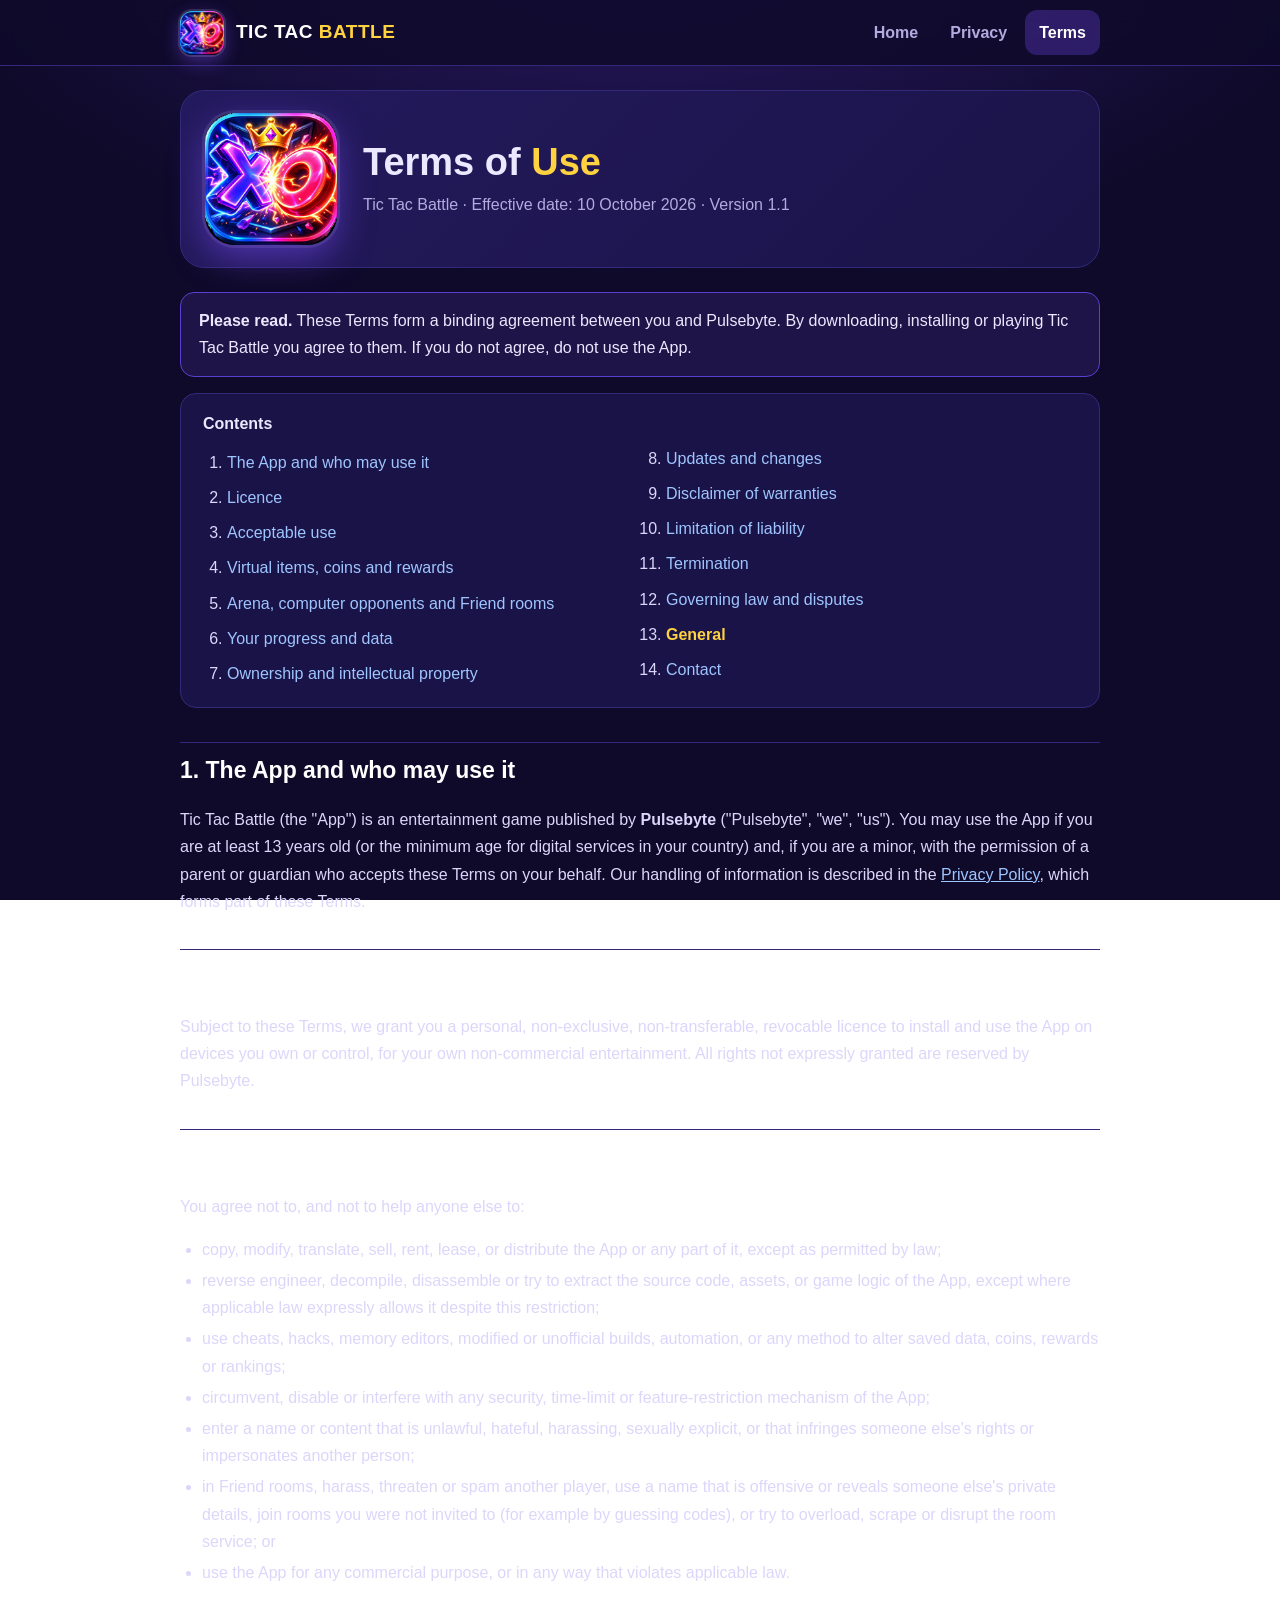
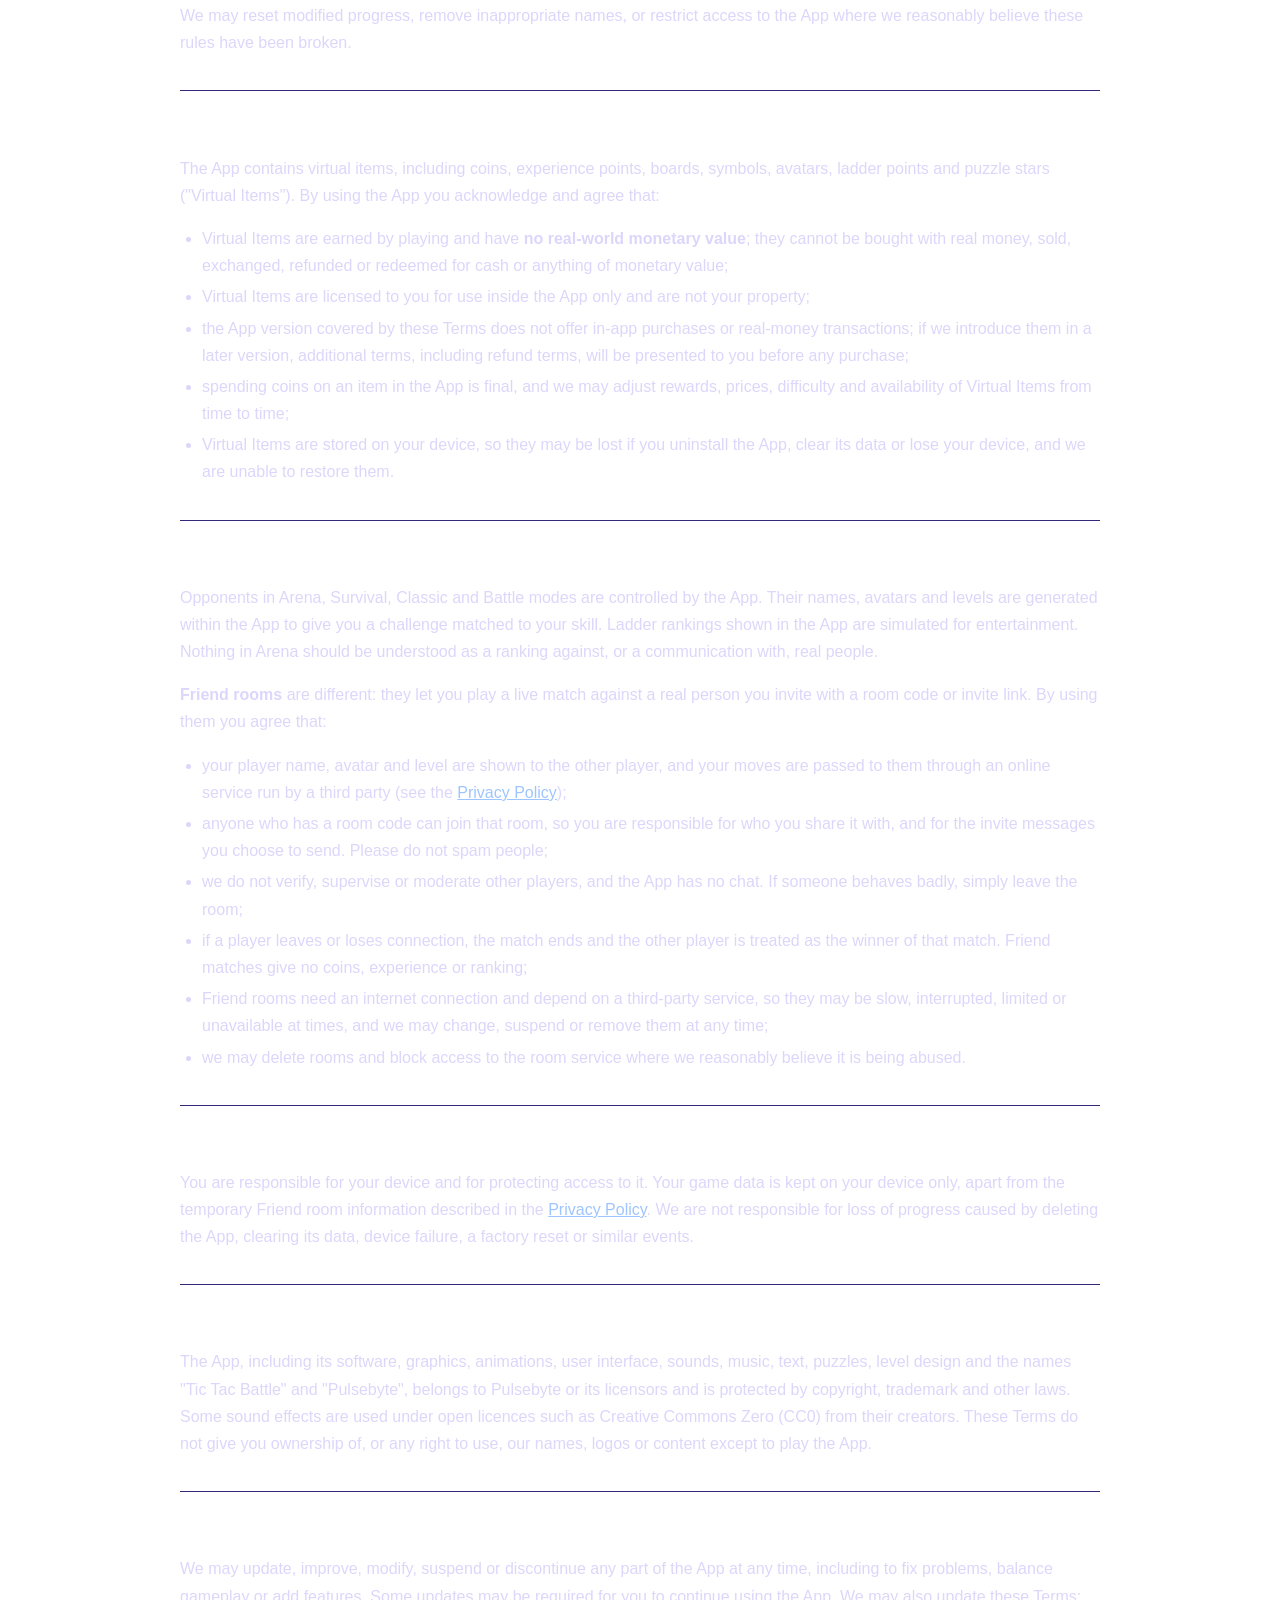
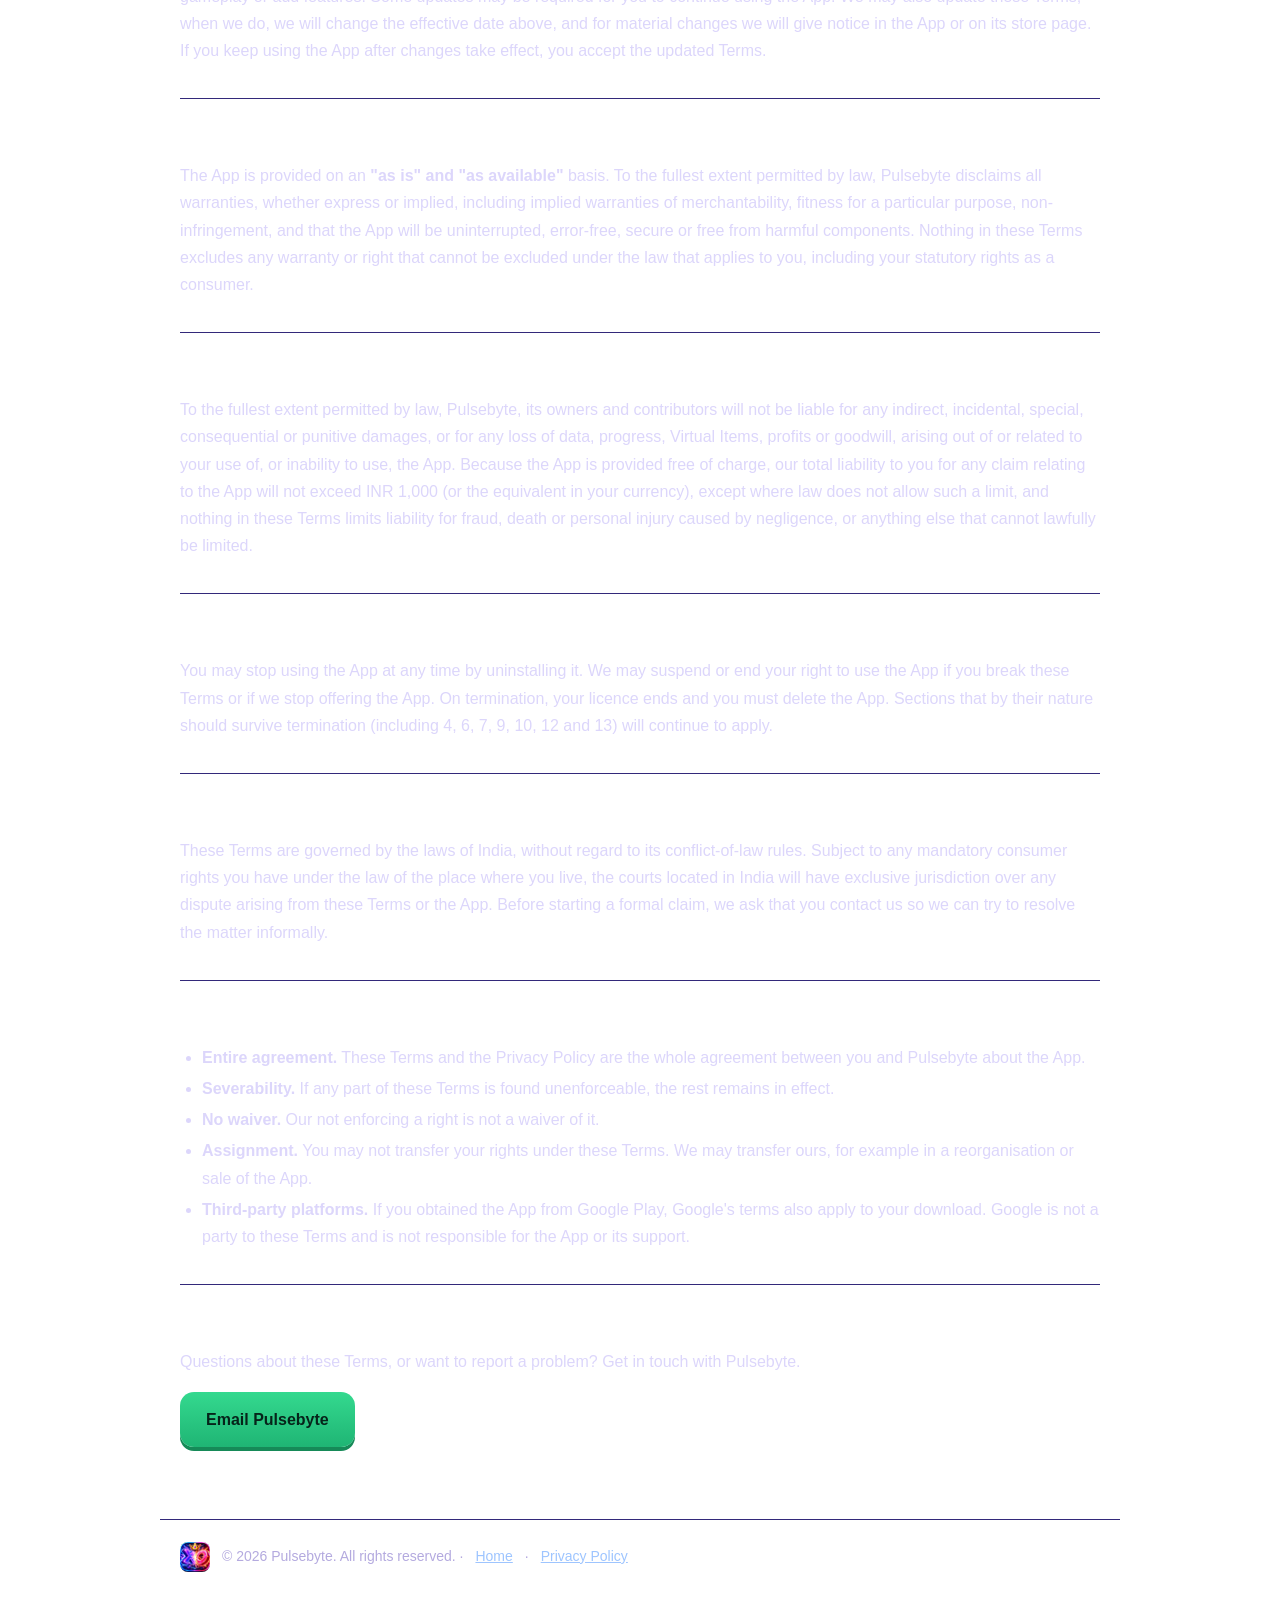
<file: terms.html>
<!doctype html>
<html lang="en">
<head>
<meta charset="utf-8">
<meta name="viewport" content="width=device-width,initial-scale=1">
<title>Terms of Use - Tic Tac Battle</title>
<meta name="description" content="The terms that apply when you play Tic Tac Battle by Pulsebyte.">
<link rel="icon" type="image/png" href="favicon.png">
<link rel="apple-touch-icon" href="logo.png">
<meta name="theme-color" content="#0f0a2a">
<meta property="og:title" content="Tic Tac Battle by Pulsebyte">
<meta property="og:image" content="https://helppulsebyte-lgtm.github.io/tic-tac-battle/logo.png">
<link rel="stylesheet" href="style.css">
</head>
<body>
<div class="bar"><header class="top"><a class="brand" href="index.html"><img src="logo.png" alt="Tic Tac Battle logo" width="44" height="44"><span>TIC TAC <b>BATTLE</b></span></a><button class="burger" id="menuBtn" aria-label="Menu" aria-expanded="false" aria-controls="mainNav"><span></span><span></span><span></span></button><nav id="mainNav" aria-label="Main"><a href="index.html">Home</a><a href="privacy.html">Privacy</a><a href="terms.html" class="on">Terms</a></nav></header></div>
<main>
<section class="hero slim"><img class="logo" src="logo.png" alt="Tic Tac Battle" width="64" height="64"><div>
  <h1>Terms of <span>Use</span></h1>
  <p class="meta">Tic Tac Battle &middot; Effective date: 10 October 2026 &middot; Version 1.1</p>
</div></section>

<div class="note"><b>Please read.</b> These Terms form a binding agreement between you and Pulsebyte. By downloading, installing or playing Tic Tac Battle you agree to them. If you do not agree, do not use the App.</div>

<div class="toc"><b>Contents</b>
<ol>
<li><a href="#about">The App and who may use it</a></li>
<li><a href="#licence">Licence</a></li>
<li><a href="#rules">Acceptable use</a></li>
<li><a href="#virtual">Virtual items, coins and rewards</a></li>
<li><a href="#arena">Arena, computer opponents and Friend rooms</a></li>
<li><a href="#progress">Your progress and data</a></li>
<li><a href="#ip">Ownership and intellectual property</a></li>
<li><a href="#updates">Updates and changes</a></li>
<li><a href="#warranty">Disclaimer of warranties</a></li>
<li><a href="#liability">Limitation of liability</a></li>
<li><a href="#end">Termination</a></li>
<li><a href="#law">Governing law and disputes</a></li>
<li><a href="#general">General</a></li>
<li><a href="#contact">Contact</a></li>
</ol></div>

<h2 id="about">1. The App and who may use it</h2>
<p>Tic Tac Battle (the "App") is an entertainment game published by <b>Pulsebyte</b> ("Pulsebyte", "we", "us"). You may use the App if you are at least 13 years old (or the minimum age for digital services in your country) and, if you are a minor, with the permission of a parent or guardian who accepts these Terms on your behalf. Our handling of information is described in the <a href="privacy.html">Privacy Policy</a>, which forms part of these Terms.</p>

<h2 id="licence">2. Licence</h2>
<p>Subject to these Terms, we grant you a personal, non-exclusive, non-transferable, revocable licence to install and use the App on devices you own or control, for your own non-commercial entertainment. All rights not expressly granted are reserved by Pulsebyte.</p>

<h2 id="rules">3. Acceptable use</h2>
<p>You agree not to, and not to help anyone else to:</p>
<ul>
<li>copy, modify, translate, sell, rent, lease, or distribute the App or any part of it, except as permitted by law;</li>
<li>reverse engineer, decompile, disassemble or try to extract the source code, assets, or game logic of the App, except where applicable law expressly allows it despite this restriction;</li>
<li>use cheats, hacks, memory editors, modified or unofficial builds, automation, or any method to alter saved data, coins, rewards or rankings;</li>
<li>circumvent, disable or interfere with any security, time-limit or feature-restriction mechanism of the App;</li>
<li>enter a name or content that is unlawful, hateful, harassing, sexually explicit, or that infringes someone else's rights or impersonates another person;</li>
<li>in Friend rooms, harass, threaten or spam another player, use a name that is offensive or reveals someone else's private details, join rooms you were not invited to (for example by guessing codes), or try to overload, scrape or disrupt the room service; or</li>
<li>use the App for any commercial purpose, or in any way that violates applicable law.</li>
</ul>
<p>We may reset modified progress, remove inappropriate names, or restrict access to the App where we reasonably believe these rules have been broken.</p>

<h2 id="virtual">4. Virtual items, coins and rewards</h2>
<p>The App contains virtual items, including coins, experience points, boards, symbols, avatars, ladder points and puzzle stars ("Virtual Items"). By using the App you acknowledge and agree that:</p>
<ul>
<li>Virtual Items are earned by playing and have <b>no real-world monetary value</b>; they cannot be bought with real money, sold, exchanged, refunded or redeemed for cash or anything of monetary value;</li>
<li>Virtual Items are licensed to you for use inside the App only and are not your property;</li>
<li>the App version covered by these Terms does not offer in-app purchases or real-money transactions; if we introduce them in a later version, additional terms, including refund terms, will be presented to you before any purchase;</li>
<li>spending coins on an item in the App is final, and we may adjust rewards, prices, difficulty and availability of Virtual Items from time to time;</li>
<li>Virtual Items are stored on your device, so they may be lost if you uninstall the App, clear its data or lose your device, and we are unable to restore them.</li>
</ul>

<h2 id="arena">5. Arena, computer opponents and Friend rooms</h2>
<p>Opponents in Arena, Survival, Classic and Battle modes are controlled by the App. Their names, avatars and levels are generated within the App to give you a challenge matched to your skill. Ladder rankings shown in the App are simulated for entertainment. Nothing in Arena should be understood as a ranking against, or a communication with, real people.</p>
<p><b>Friend rooms</b> are different: they let you play a live match against a real person you invite with a room code or invite link. By using them you agree that:</p>
<ul>
<li>your player name, avatar and level are shown to the other player, and your moves are passed to them through an online service run by a third party (see the <a href="privacy.html">Privacy Policy</a>);</li>
<li>anyone who has a room code can join that room, so you are responsible for who you share it with, and for the invite messages you choose to send. Please do not spam people;</li>
<li>we do not verify, supervise or moderate other players, and the App has no chat. If someone behaves badly, simply leave the room;</li>
<li>if a player leaves or loses connection, the match ends and the other player is treated as the winner of that match. Friend matches give no coins, experience or ranking;</li>
<li>Friend rooms need an internet connection and depend on a third-party service, so they may be slow, interrupted, limited or unavailable at times, and we may change, suspend or remove them at any time;</li>
<li>we may delete rooms and block access to the room service where we reasonably believe it is being abused.</li>
</ul>

<h2 id="progress">6. Your progress and data</h2>
<p>You are responsible for your device and for protecting access to it. Your game data is kept on your device only, apart from the temporary Friend room information described in the <a href="privacy.html">Privacy Policy</a>. We are not responsible for loss of progress caused by deleting the App, clearing its data, device failure, a factory reset or similar events.</p>

<h2 id="ip">7. Ownership and intellectual property</h2>
<p>The App, including its software, graphics, animations, user interface, sounds, music, text, puzzles, level design and the names "Tic Tac Battle" and "Pulsebyte", belongs to Pulsebyte or its licensors and is protected by copyright, trademark and other laws. Some sound effects are used under open licences such as Creative Commons Zero (CC0) from their creators. These Terms do not give you ownership of, or any right to use, our names, logos or content except to play the App.</p>

<h2 id="updates">8. Updates and changes</h2>
<p>We may update, improve, modify, suspend or discontinue any part of the App at any time, including to fix problems, balance gameplay or add features. Some updates may be required for you to continue using the App. We may also update these Terms; when we do, we will change the effective date above, and for material changes we will give notice in the App or on its store page. If you keep using the App after changes take effect, you accept the updated Terms.</p>

<h2 id="warranty">9. Disclaimer of warranties</h2>
<p>The App is provided on an <b>"as is" and "as available"</b> basis. To the fullest extent permitted by law, Pulsebyte disclaims all warranties, whether express or implied, including implied warranties of merchantability, fitness for a particular purpose, non-infringement, and that the App will be uninterrupted, error-free, secure or free from harmful components. Nothing in these Terms excludes any warranty or right that cannot be excluded under the law that applies to you, including your statutory rights as a consumer.</p>

<h2 id="liability">10. Limitation of liability</h2>
<p>To the fullest extent permitted by law, Pulsebyte, its owners and contributors will not be liable for any indirect, incidental, special, consequential or punitive damages, or for any loss of data, progress, Virtual Items, profits or goodwill, arising out of or related to your use of, or inability to use, the App. Because the App is provided free of charge, our total liability to you for any claim relating to the App will not exceed INR 1,000 (or the equivalent in your currency), except where law does not allow such a limit, and nothing in these Terms limits liability for fraud, death or personal injury caused by negligence, or anything else that cannot lawfully be limited.</p>

<h2 id="end">11. Termination</h2>
<p>You may stop using the App at any time by uninstalling it. We may suspend or end your right to use the App if you break these Terms or if we stop offering the App. On termination, your licence ends and you must delete the App. Sections that by their nature should survive termination (including 4, 6, 7, 9, 10, 12 and 13) will continue to apply.</p>

<h2 id="law">12. Governing law and disputes</h2>
<p>These Terms are governed by the laws of India, without regard to its conflict-of-law rules. Subject to any mandatory consumer rights you have under the law of the place where you live, the courts located in India will have exclusive jurisdiction over any dispute arising from these Terms or the App. Before starting a formal claim, we ask that you contact us so we can try to resolve the matter informally.</p>

<h2 id="general">13. General</h2>
<ul>
<li><b>Entire agreement.</b> These Terms and the Privacy Policy are the whole agreement between you and Pulsebyte about the App.</li>
<li><b>Severability.</b> If any part of these Terms is found unenforceable, the rest remains in effect.</li>
<li><b>No waiver.</b> Our not enforcing a right is not a waiver of it.</li>
<li><b>Assignment.</b> You may not transfer your rights under these Terms. We may transfer ours, for example in a reorganisation or sale of the App.</li>
<li><b>Third-party platforms.</b> If you obtained the App from Google Play, Google's terms also apply to your download. Google is not a party to these Terms and is not responsible for the App or its support.</li>
</ul>

<h2 id="contact">14. Contact</h2>
<p>Questions about these Terms, or want to report a problem? Get in touch with Pulsebyte.</p>
<p><a class="btn" href="mailto:support.tictacbattle@gmail.com?subject=Tic%20Tac%20Battle%20-%20Terms%20question">Email Pulsebyte</a></p>
</main>
<footer><img src="favicon.png" alt="" width="30" height="30">&copy; 2026 Pulsebyte. All rights reserved. &middot; <a href="index.html">Home</a> &middot; <a href="privacy.html">Privacy Policy</a></footer>
<script src="script.js"></script>
</body>
</html>
</file>
<file: style.css>
:root{--bg:#0f0a2a;--card:#1a1347;--card2:#241a5e;--text:#ece8ff;--dim:#b4aadf;--gold:#ffd23f;--accent:#7c4dff;--line:#33297a}
*{box-sizing:border-box}
html{scroll-behavior:smooth;-webkit-text-size-adjust:100%}
body{margin:0;background:radial-gradient(1200px 600px at 50% -10%,#2a1a66 0,#0f0a2a 60%) fixed;color:var(--text);font:16px/1.7 -apple-system,BlinkMacSystemFont,"Segoe UI",Roboto,Helvetica,Arial,sans-serif;overflow-x:hidden}
body.menu-open{overflow:hidden}
a{color:#9ec5ff}
img{max-width:100%;height:auto}

/* ---------- header ---------- */
.bar{position:sticky;top:0;z-index:50;background:rgba(15,10,42,.82);backdrop-filter:blur(12px);-webkit-backdrop-filter:blur(12px);border-bottom:1px solid var(--line)}
.top{display:flex;align-items:center;justify-content:space-between;gap:12px;max-width:960px;margin:0 auto;padding:10px 20px}
.brand{display:flex;align-items:center;gap:12px;font-weight:800;letter-spacing:.5px;color:#fff;text-decoration:none;font-size:19px;white-space:nowrap}
.brand img{width:44px;height:44px;border-radius:12px;box-shadow:0 0 0 2px rgba(255,255,255,.12),0 6px 18px rgba(124,77,255,.45)}
.brand b{color:var(--gold)}
nav{display:flex;align-items:center;gap:4px}
nav a{padding:9px 14px;border-radius:12px;text-decoration:none;color:var(--dim);font-weight:700}
nav a:hover{color:#fff;background:rgba(255,255,255,.07)}
nav a.on{color:#fff;background:rgba(124,77,255,.28)}
.burger{display:none;width:46px;height:46px;border:0;border-radius:14px;background:rgba(255,255,255,.08);cursor:pointer;position:relative;flex:none}
.burger span{position:absolute;left:12px;right:12px;height:3px;border-radius:2px;background:#fff;transition:transform .25s,opacity .2s,top .25s}
.burger span:nth-child(1){top:15px}.burger span:nth-child(2){top:22px}.burger span:nth-child(3){top:29px}
.burger.open span:nth-child(1){top:22px;transform:rotate(45deg)}
.burger.open span:nth-child(2){opacity:0}
.burger.open span:nth-child(3){top:22px;transform:rotate(-45deg)}

main{max-width:960px;margin:0 auto;padding:12px 20px 56px}
.hero{display:flex;align-items:center;gap:26px;background:linear-gradient(135deg,var(--card2),var(--card));border:1px solid var(--line);border-radius:24px;padding:30px 28px;margin:12px 0 24px}
.hero img.logo{width:132px;height:132px;border-radius:30px;flex:none;box-shadow:0 12px 34px rgba(124,77,255,.5),0 0 0 3px rgba(255,255,255,.1)}
.hero.slim{padding:22px 24px}
h1{margin:0 0 6px;font-size:clamp(26px,5.5vw,38px);line-height:1.18}
h1 span{color:var(--gold)}
.meta{color:var(--dim);margin:0}
h2{margin:34px 0 8px;font-size:clamp(19px,4.5vw,23px);color:#fff;padding-top:8px;border-top:1px solid var(--line);scroll-margin-top:84px}
p,li{color:#dcd6fb;overflow-wrap:anywhere}
ul{padding-left:22px}
li{margin:4px 0}
.toc{background:var(--card);border:1px solid var(--line);border-radius:16px;padding:16px 22px;margin:0 0 8px}
.toc ol{margin:6px 0 0;padding-left:24px;columns:2;column-gap:28px}
.toc li{break-inside:avoid}
.toc a{text-decoration:none;display:inline-block;padding:2px 0}
.toc a.cur{color:var(--gold);font-weight:700}
.note{background:rgba(124,77,255,.14);border:1px solid #5a3fd0;border-radius:14px;padding:14px 18px;margin:16px 0}

/* ---------- tables ---------- */
.tbl{overflow-x:auto;-webkit-overflow-scrolling:touch;margin:12px 0}
table{width:100%;border-collapse:separate;border-spacing:0;background:var(--card);border:1px solid var(--line);border-radius:14px;overflow:hidden}
th,td{padding:12px 14px;text-align:left;border-bottom:1px solid var(--line);vertical-align:top}
th{background:var(--card2);color:#fff;font-size:13px;text-transform:uppercase;letter-spacing:.7px}
tr:last-child td{border-bottom:0}
td:first-child{color:#fff}

.btn{display:inline-block;background:linear-gradient(#34d98f,#1fb574);color:#06241a;font-weight:800;text-decoration:none;padding:14px 26px;border-radius:14px;border:0;box-shadow:0 4px 0 #168a58;cursor:pointer;font-size:16px;text-align:center}
.btn:active{transform:translateY(2px);box-shadow:0 2px 0 #168a58}
.btn.alt{background:linear-gradient(#8a67ff,#6a45f0);color:#fff;box-shadow:0 4px 0 #4a2fc0}
.cards{display:grid;grid-template-columns:repeat(auto-fit,minmax(220px,1fr));gap:14px;margin:18px 0}
.cards .c{background:var(--card);border:1px solid var(--line);border-radius:16px;padding:18px}
.cards .c b{display:block;color:#fff;margin-bottom:4px;font-size:18px}
footer{max-width:960px;margin:0 auto;padding:22px 20px 40px;color:var(--dim);border-top:1px solid var(--line);font-size:14px;display:flex;align-items:center;gap:12px;flex-wrap:wrap}
footer img{width:30px;height:30px;border-radius:8px}

/* ---------- phones and small tablets ---------- */
@media(max-width:720px){
  .burger{display:block}
  nav{position:fixed;left:0;right:0;top:66px;flex-direction:column;align-items:stretch;gap:6px;padding:16px 20px 22px;background:rgba(18,12,52,.98);border-bottom:1px solid var(--line);box-shadow:0 24px 40px rgba(0,0,0,.5);transform:translateY(-12px);opacity:0;visibility:hidden;transition:transform .22s,opacity .22s,visibility .22s}
  nav.open{transform:none;opacity:1;visibility:visible}
  nav a{padding:15px 16px;font-size:17px;background:rgba(255,255,255,.05)}
  .brand{font-size:17px}.brand img{width:40px;height:40px}
  main{padding:8px 16px 44px}
  .hero{flex-direction:column;text-align:center;padding:24px 18px;gap:16px}
  .hero img.logo{width:104px;height:104px;border-radius:24px}
  .hero.slim{flex-direction:row;text-align:left;padding:16px 16px;gap:14px}
  .hero.slim img.logo{width:64px;height:64px;border-radius:16px}
  .toc{padding:14px 16px}.toc ol{columns:1}
  .toc a{padding:6px 0}
  .btn{display:block;width:100%}
  /* tables become stacked, labelled cards */
  table,thead,tbody,tr,th,td{display:block}
  table{background:none;border:0;border-radius:0}
  tr:first-child{display:none}
  tr{background:var(--card);border:1px solid var(--line);border-radius:14px;margin:0 0 12px;overflow:hidden}
  td{border-bottom:1px solid var(--line);padding:10px 14px}
  td:first-child{background:var(--card2);font-weight:700}
  td[data-label]::before{content:attr(data-label);display:block;font-size:11.5px;font-weight:800;text-transform:uppercase;letter-spacing:.8px;color:var(--gold);margin-bottom:2px}
  td:first-child::before{color:#b9a8ff}
  tr td:last-child{border-bottom:0}
}
@media(max-width:380px){.brand span{font-size:15px}}
@media(prefers-reduced-motion:reduce){*{transition:none!important;scroll-behavior:auto!important}}
</file>
